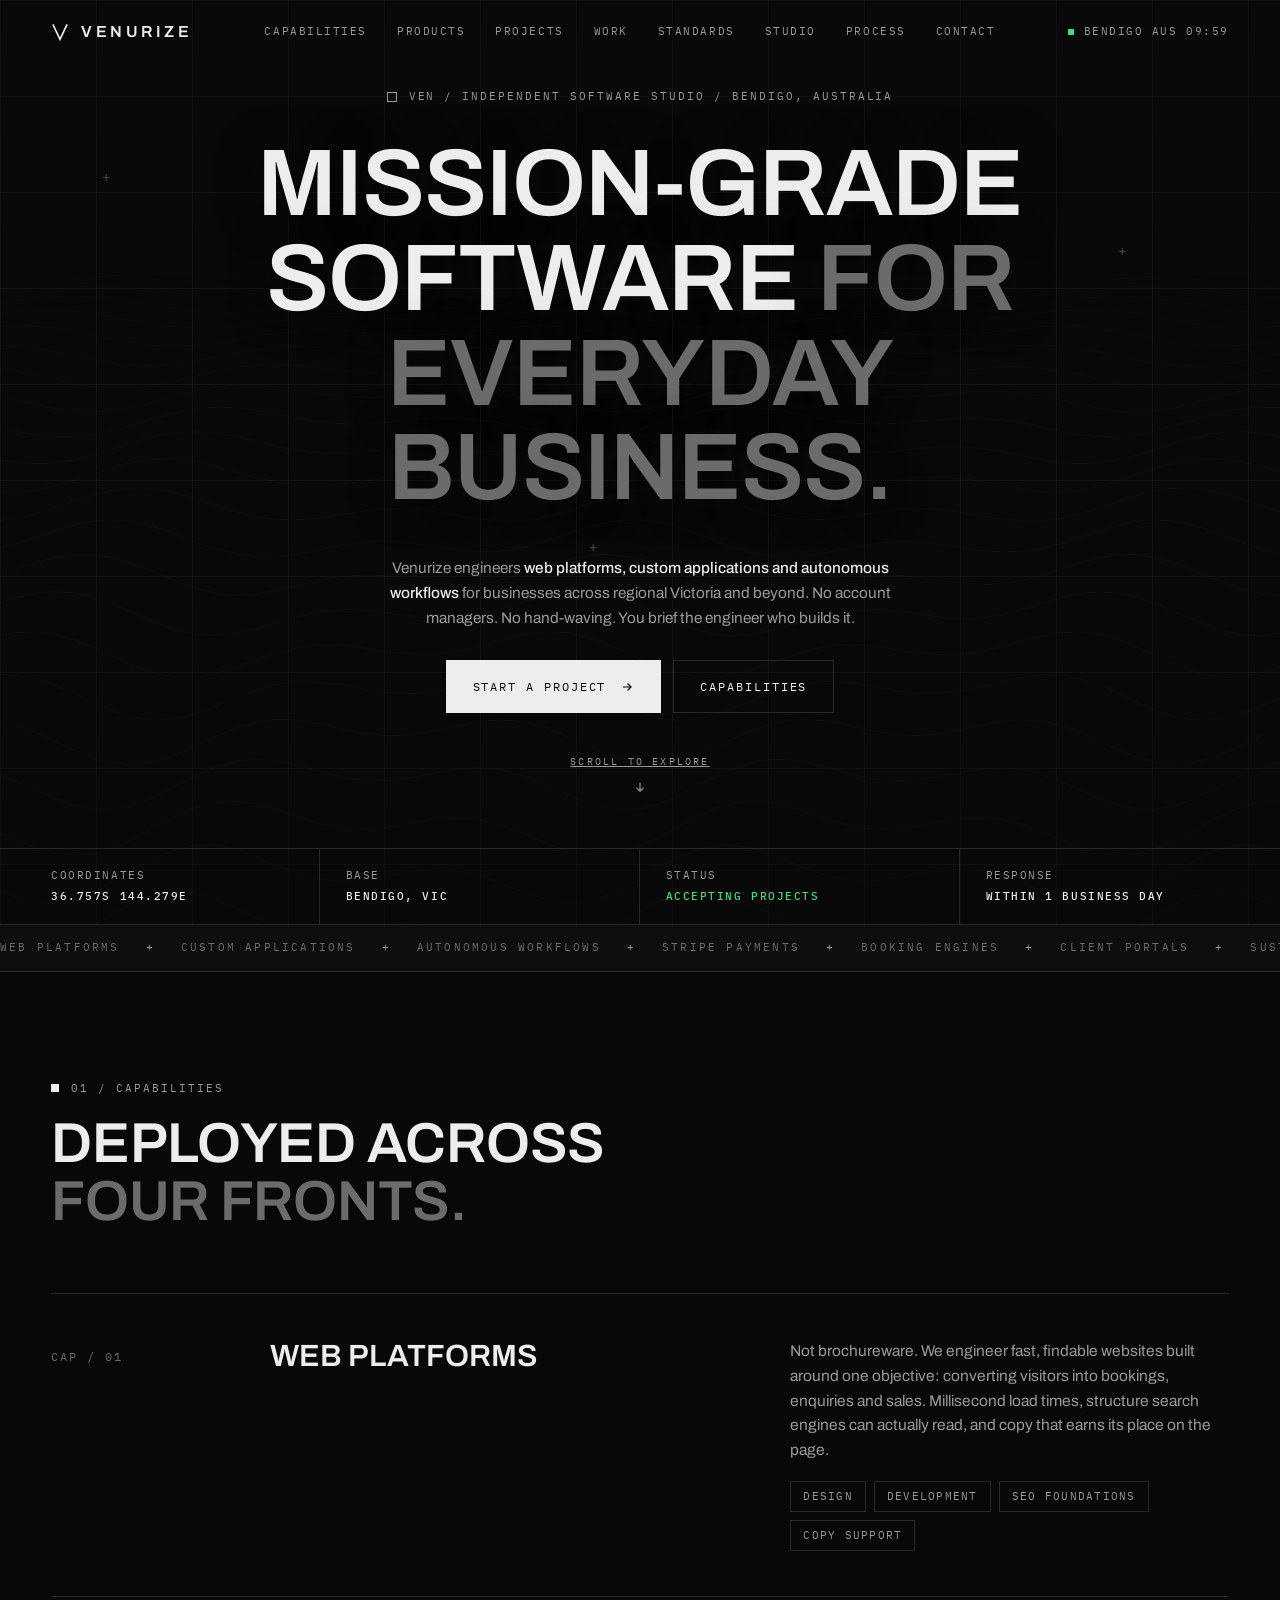
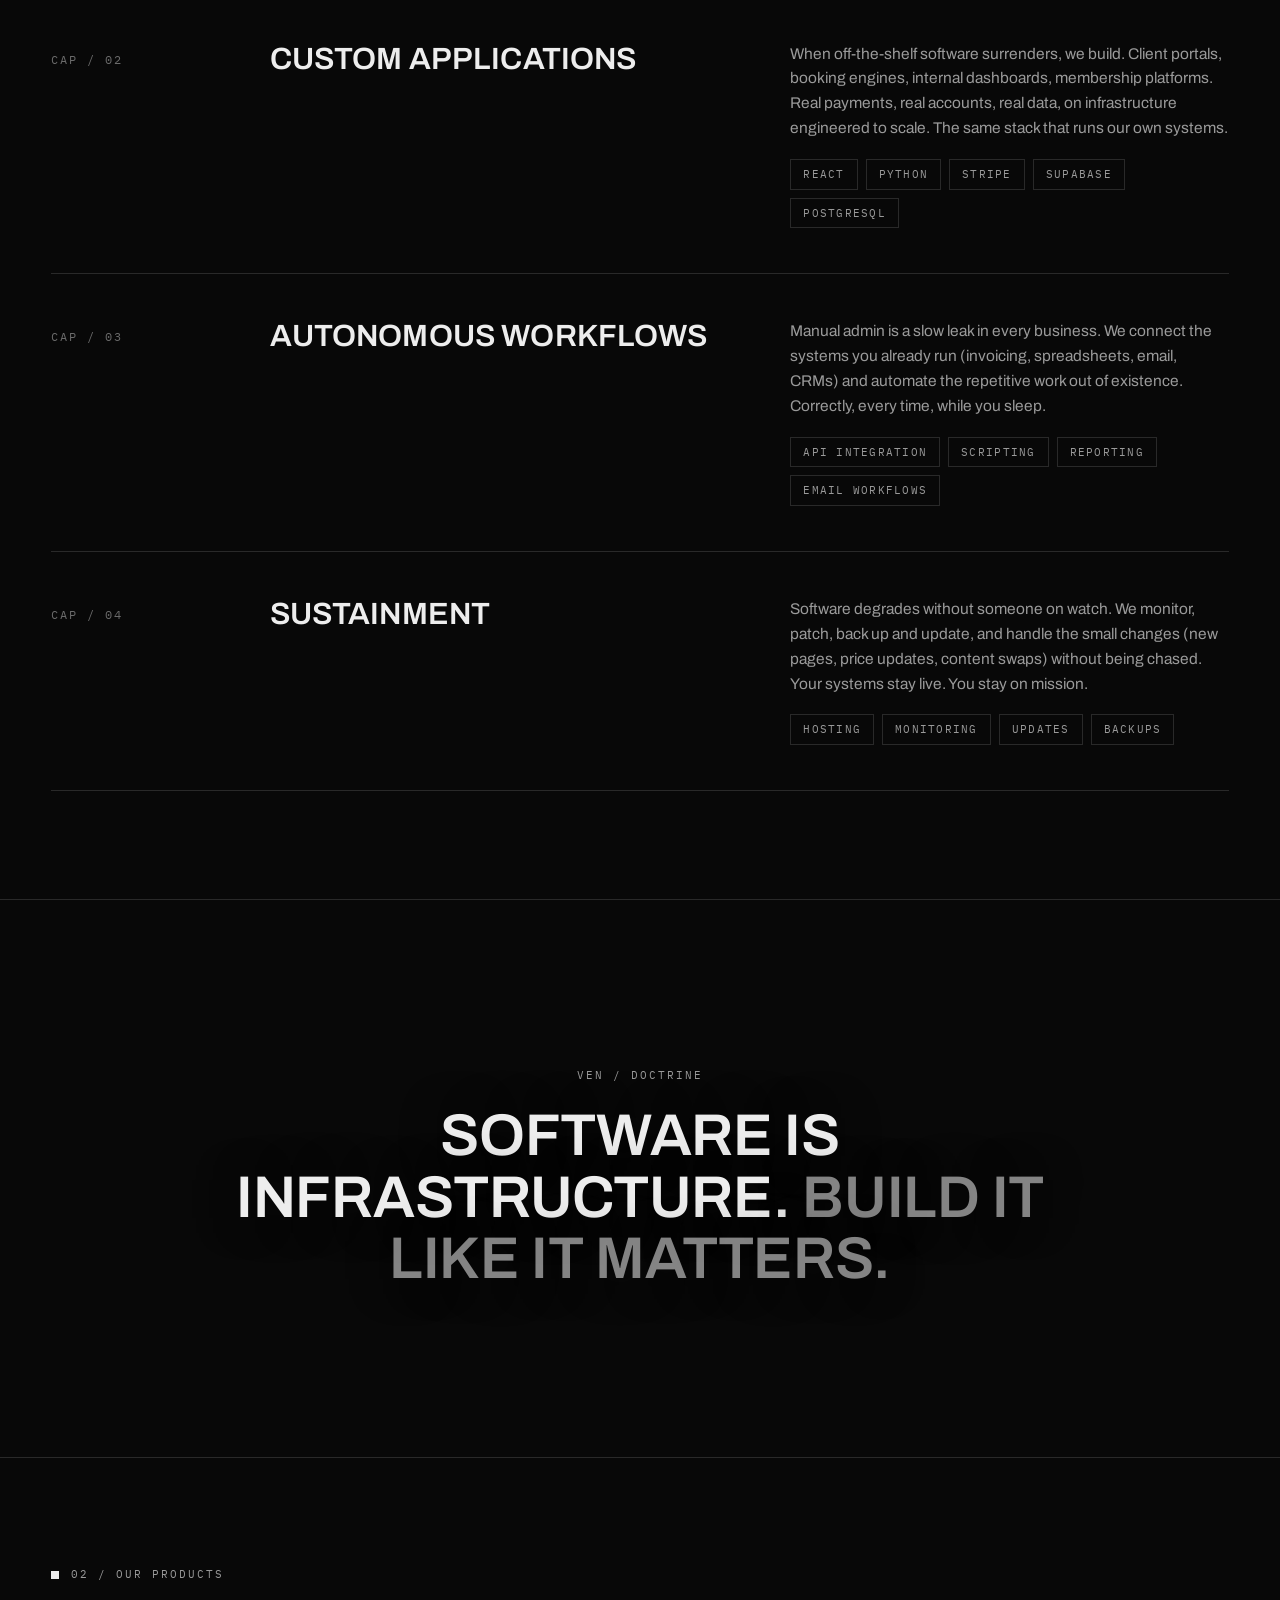
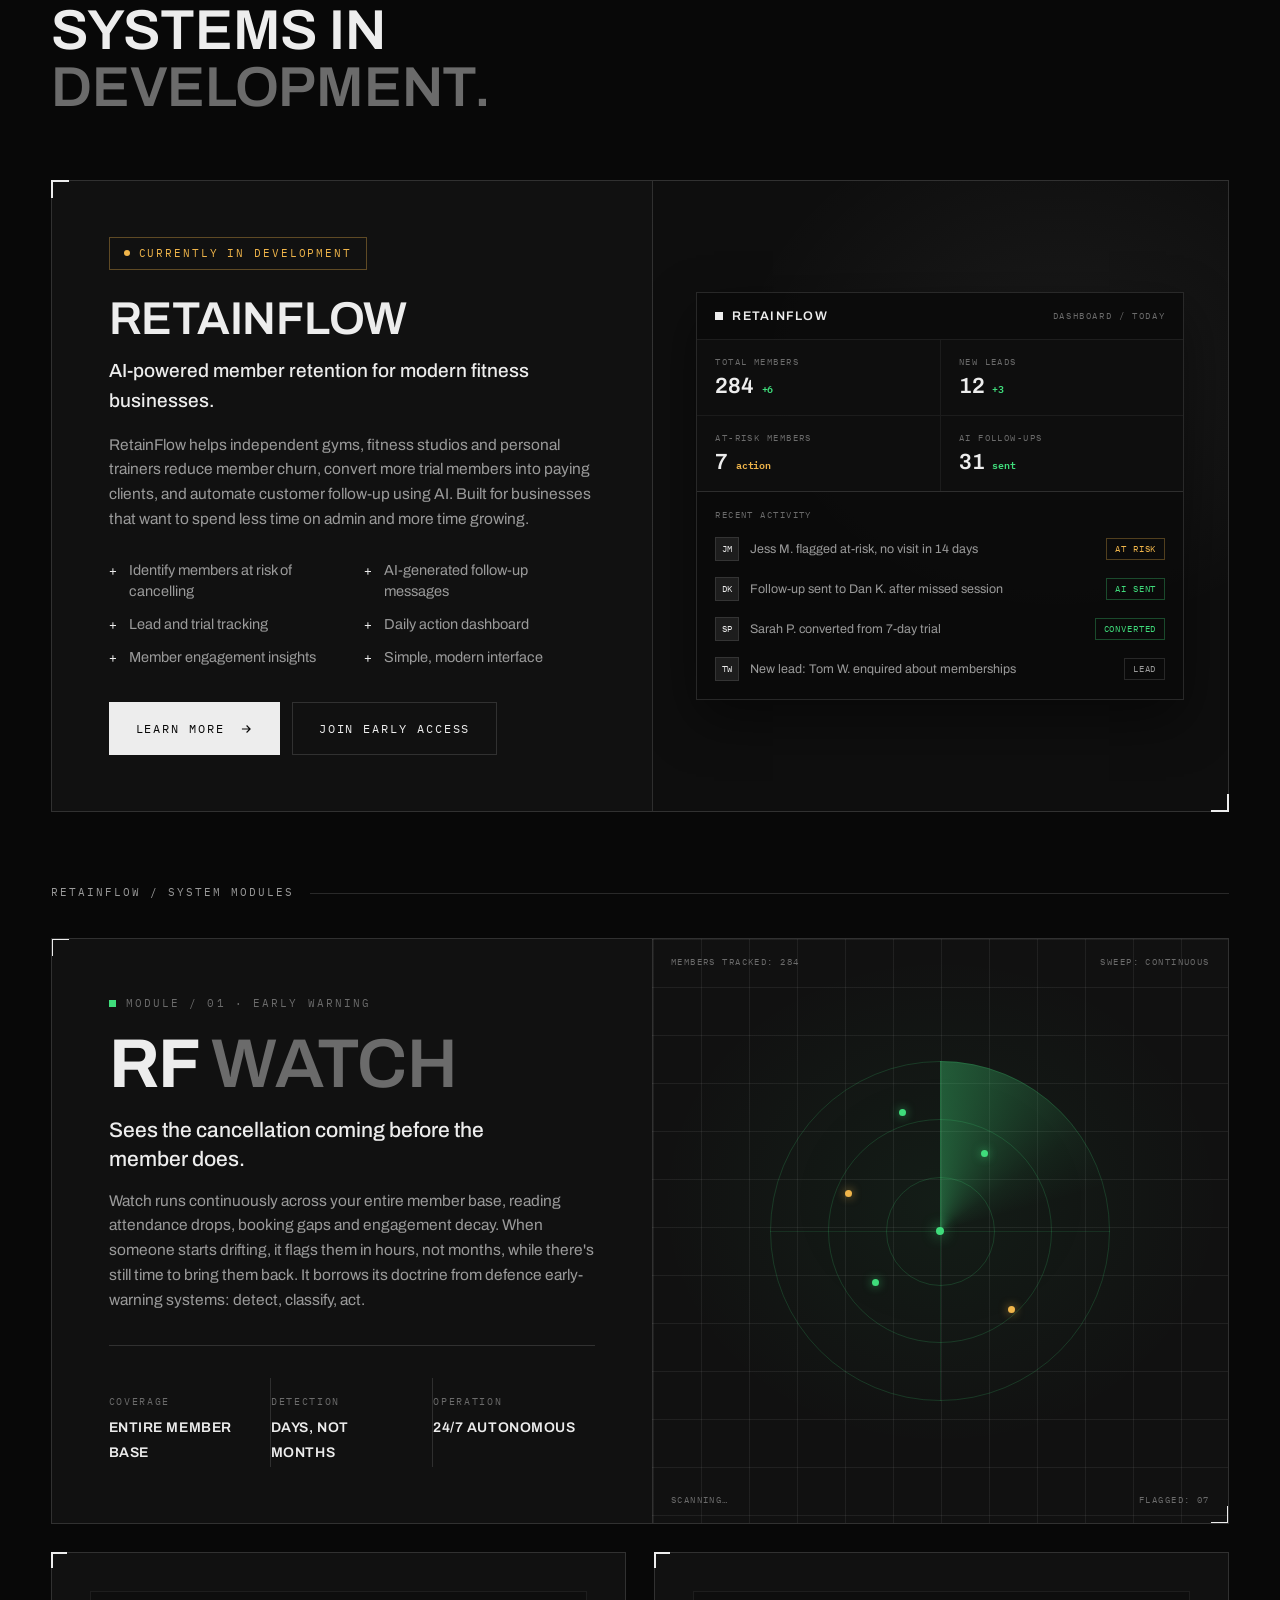
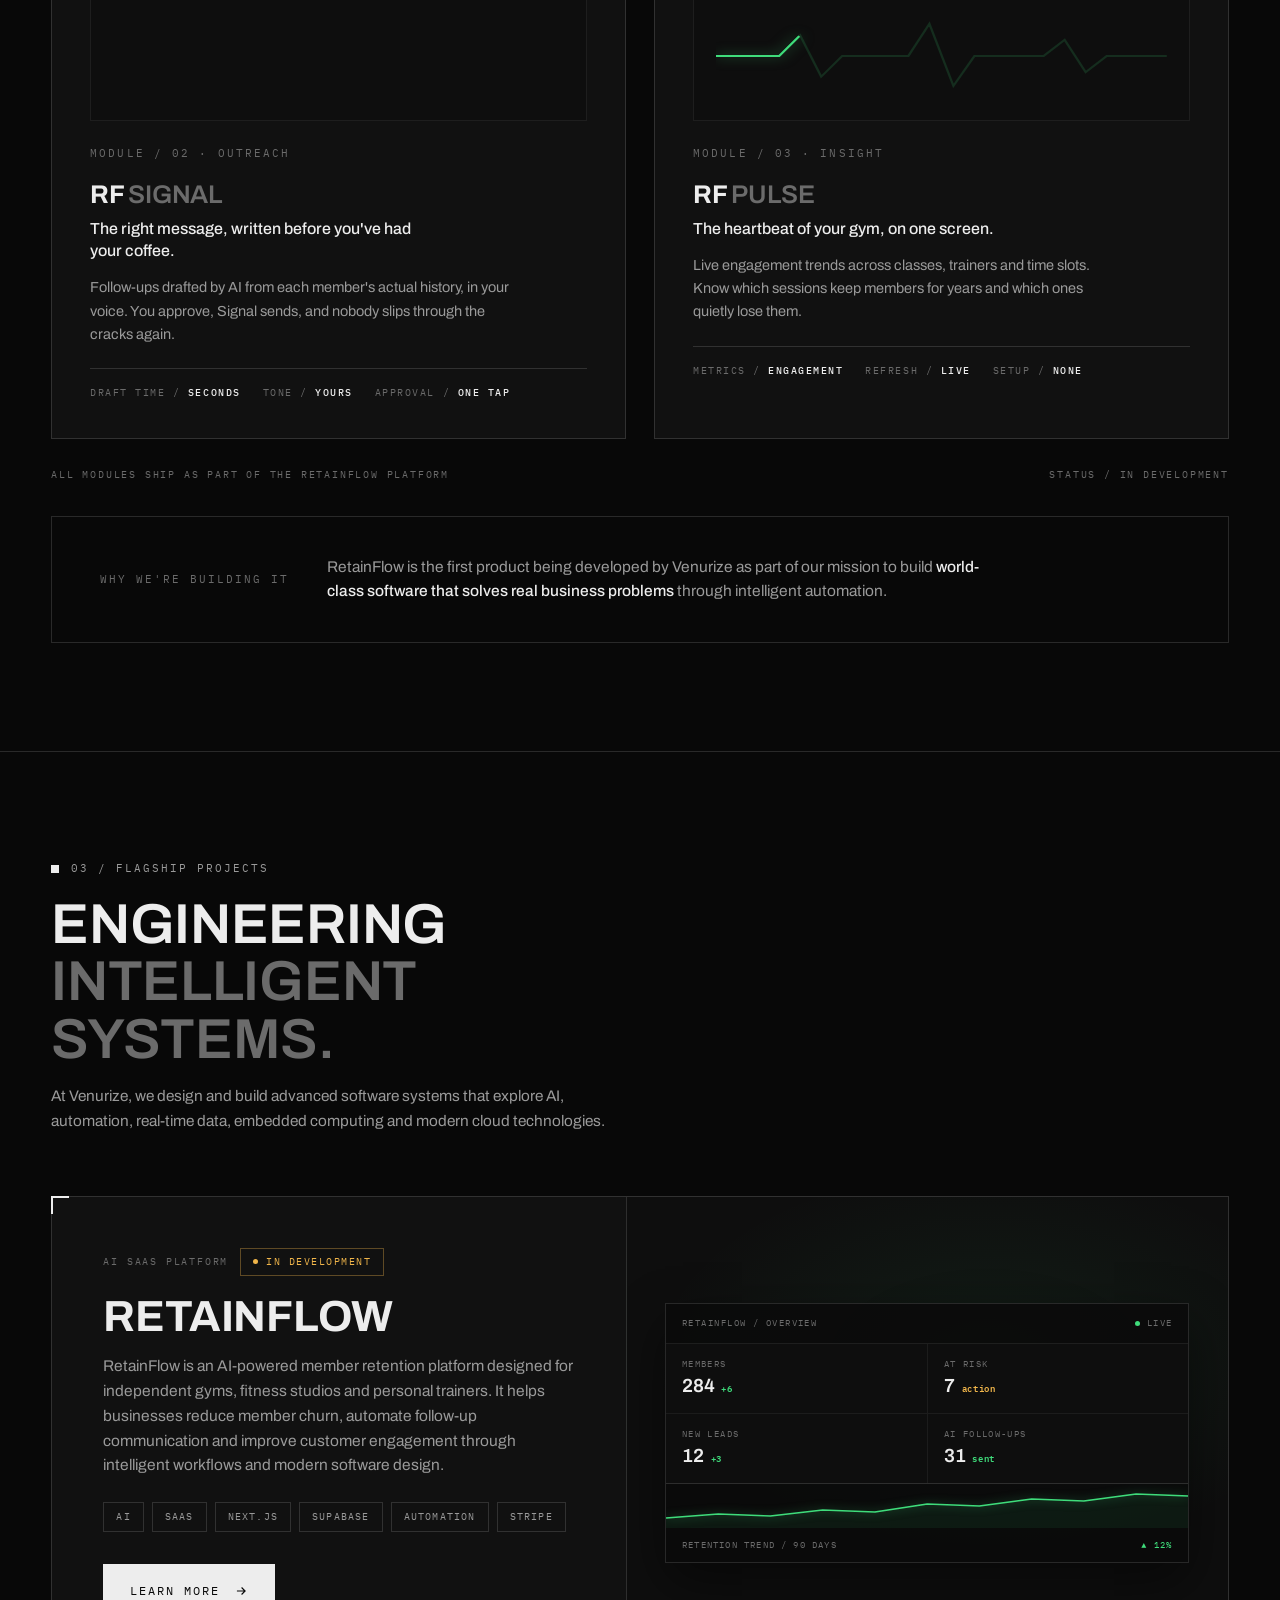
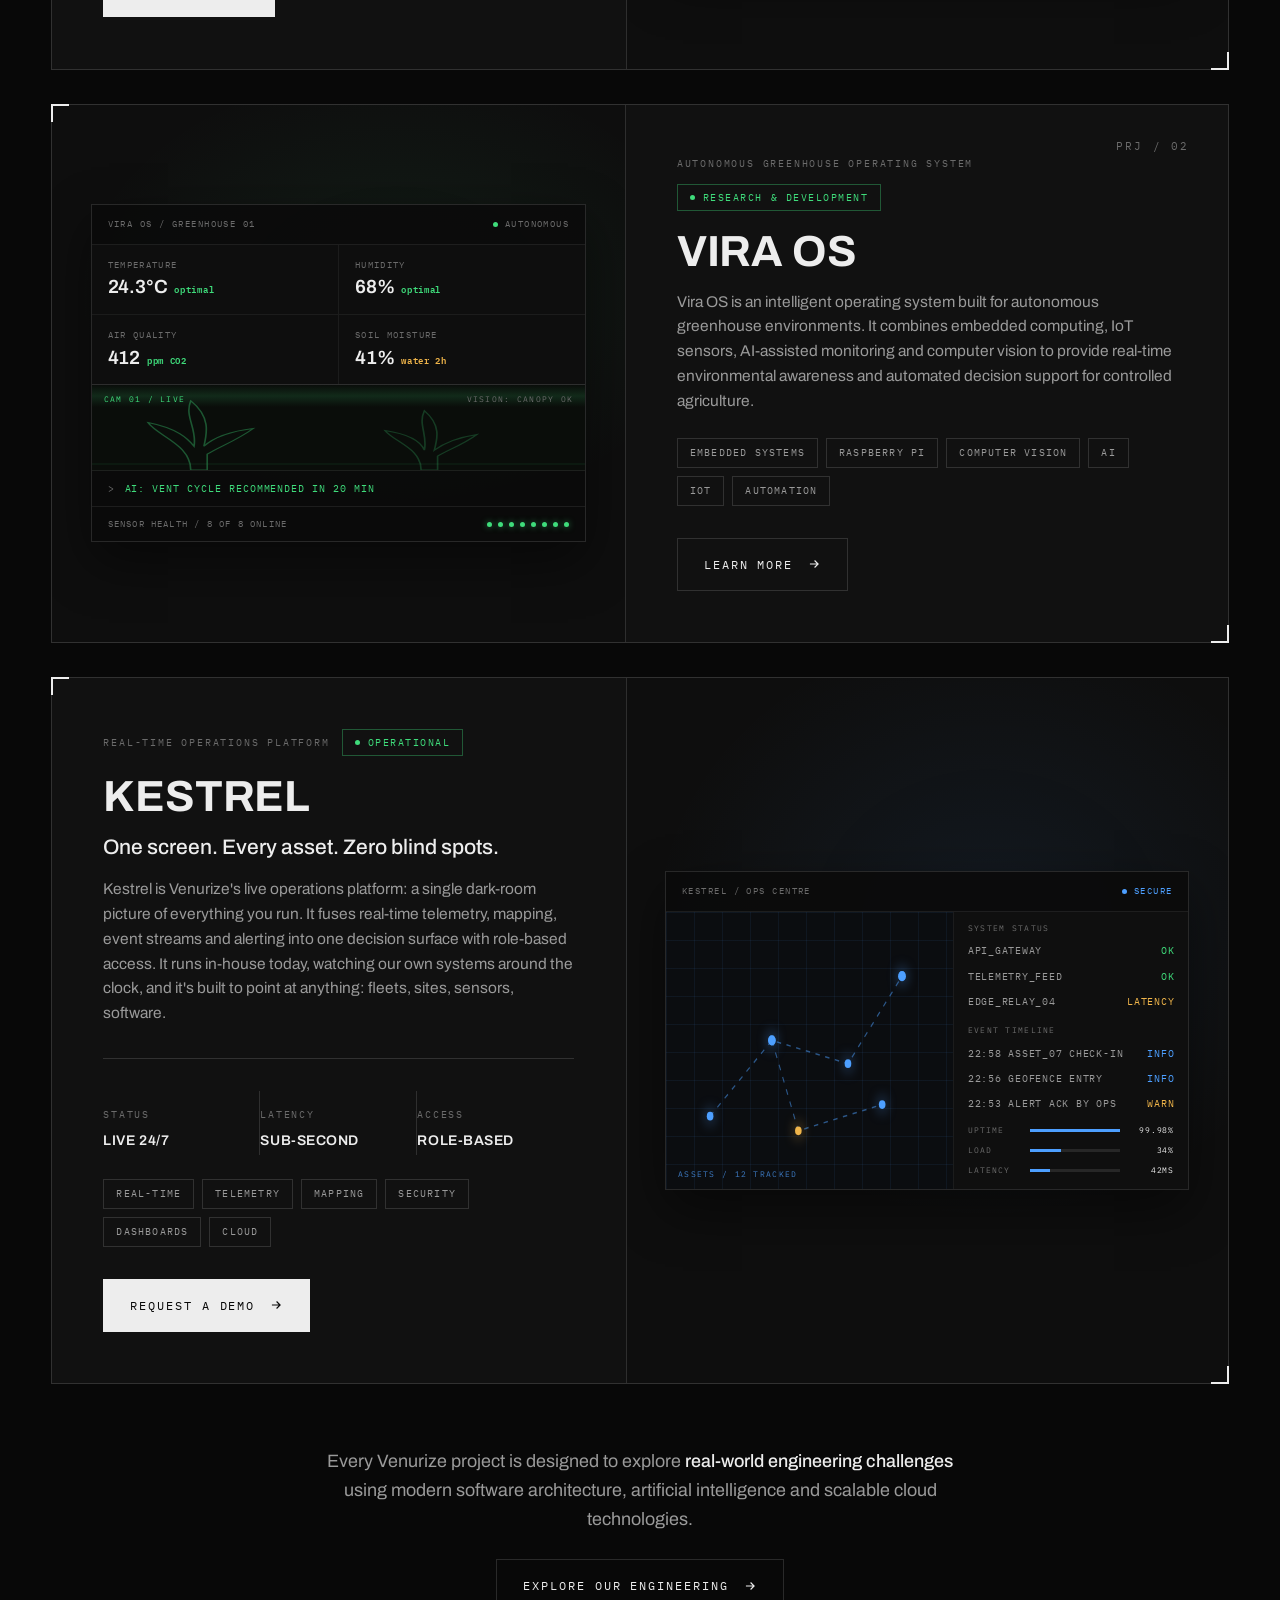
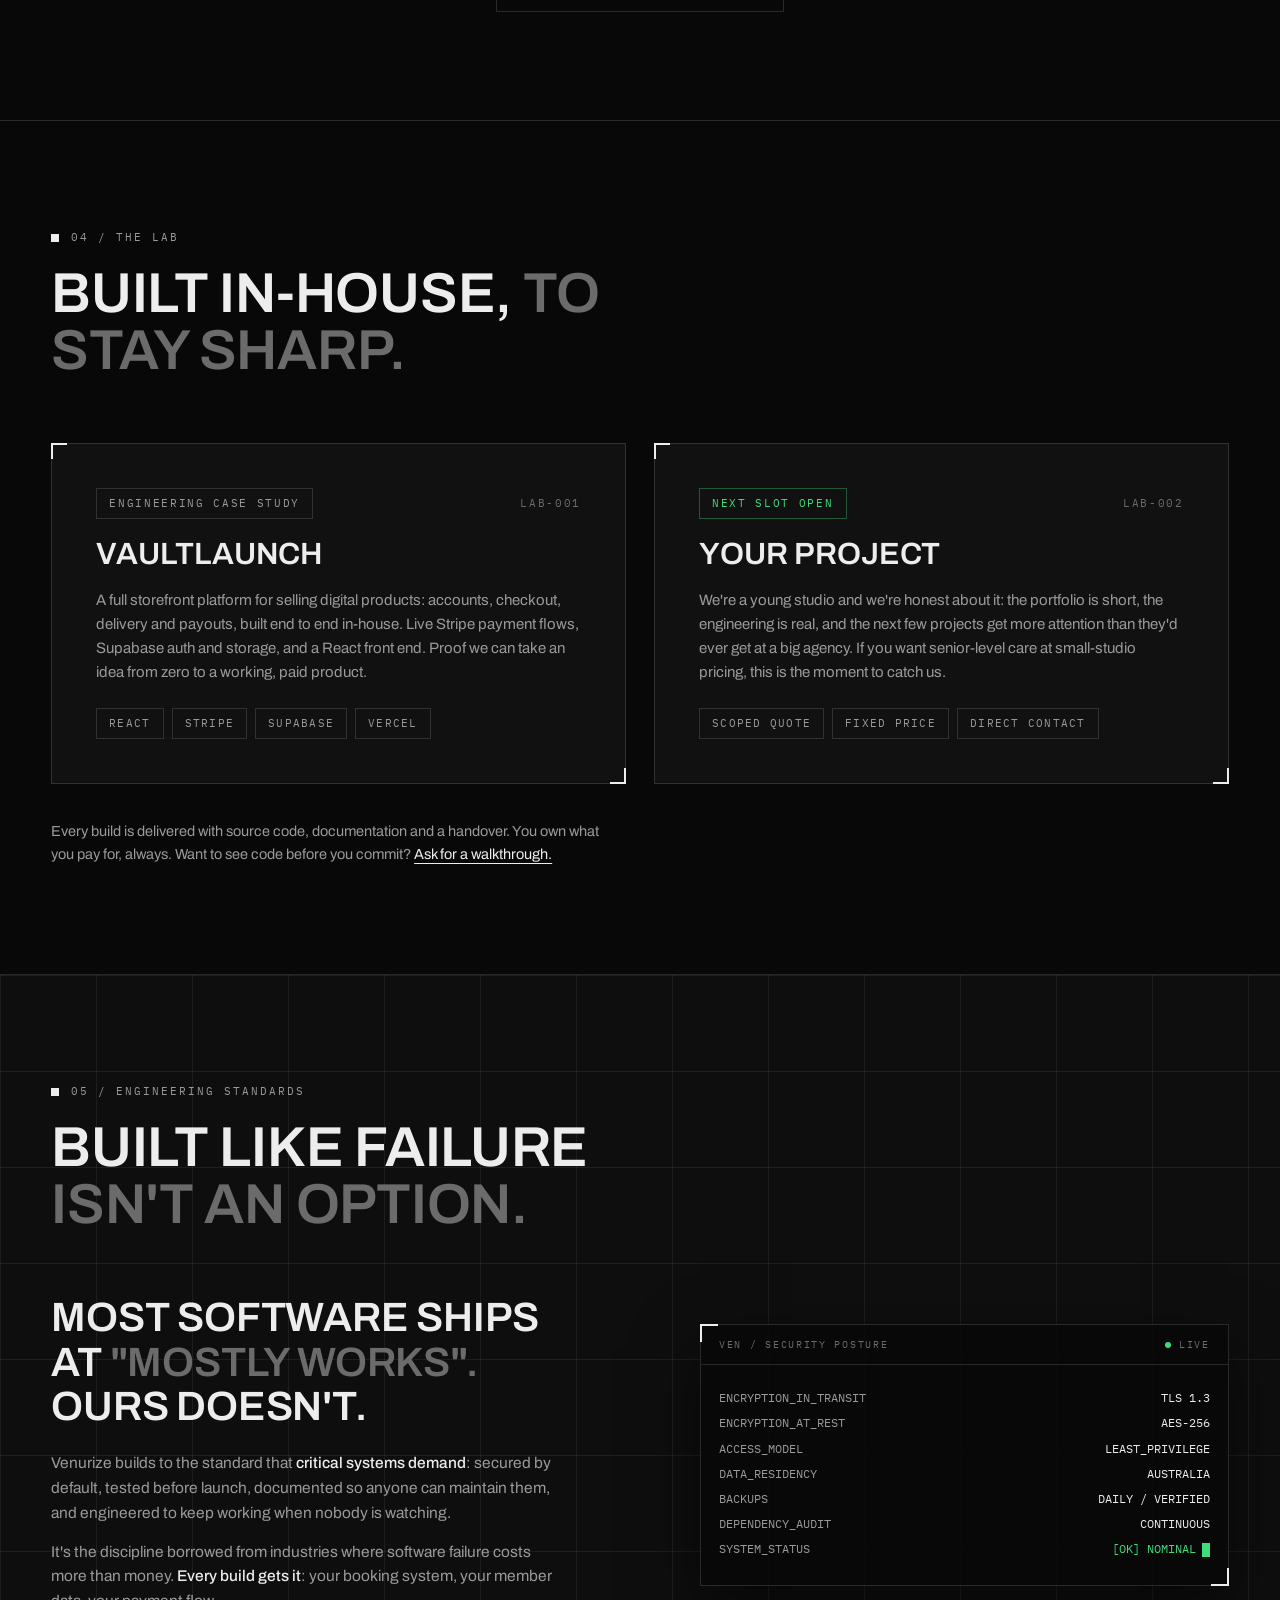
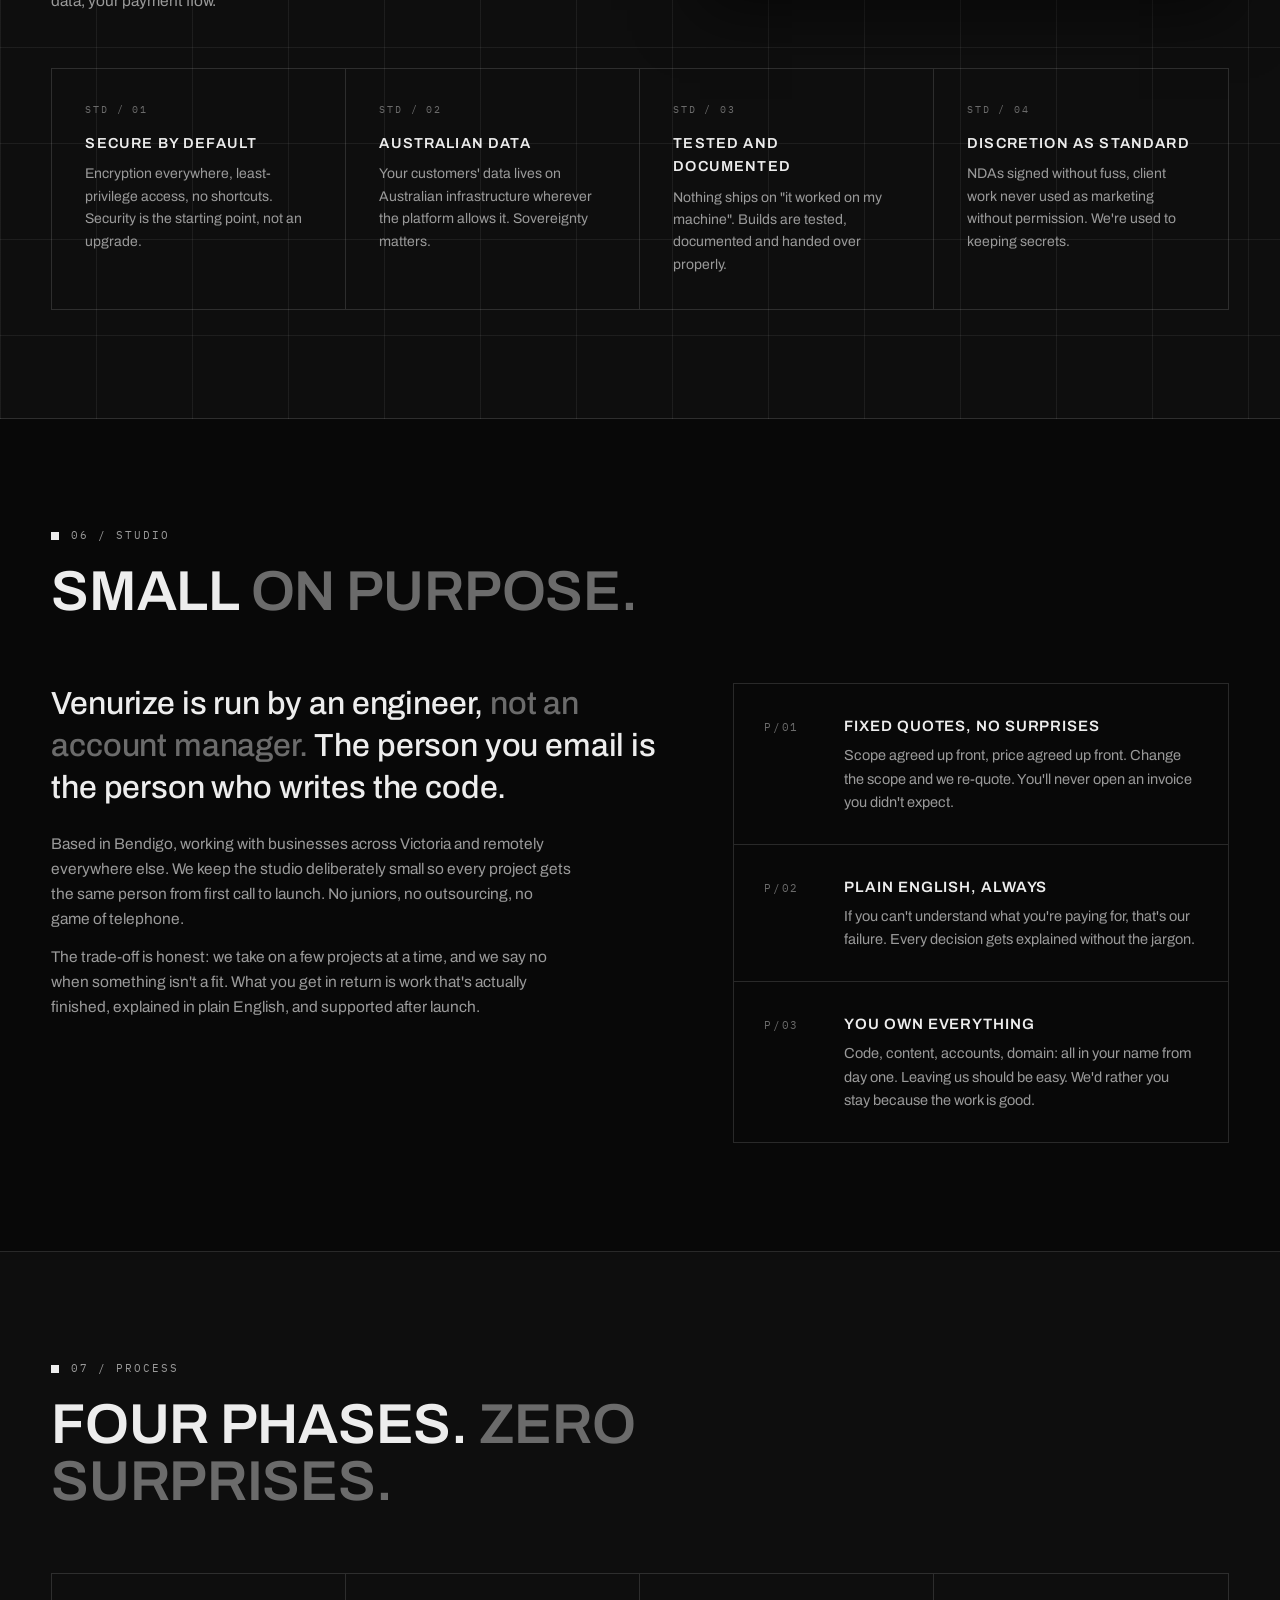
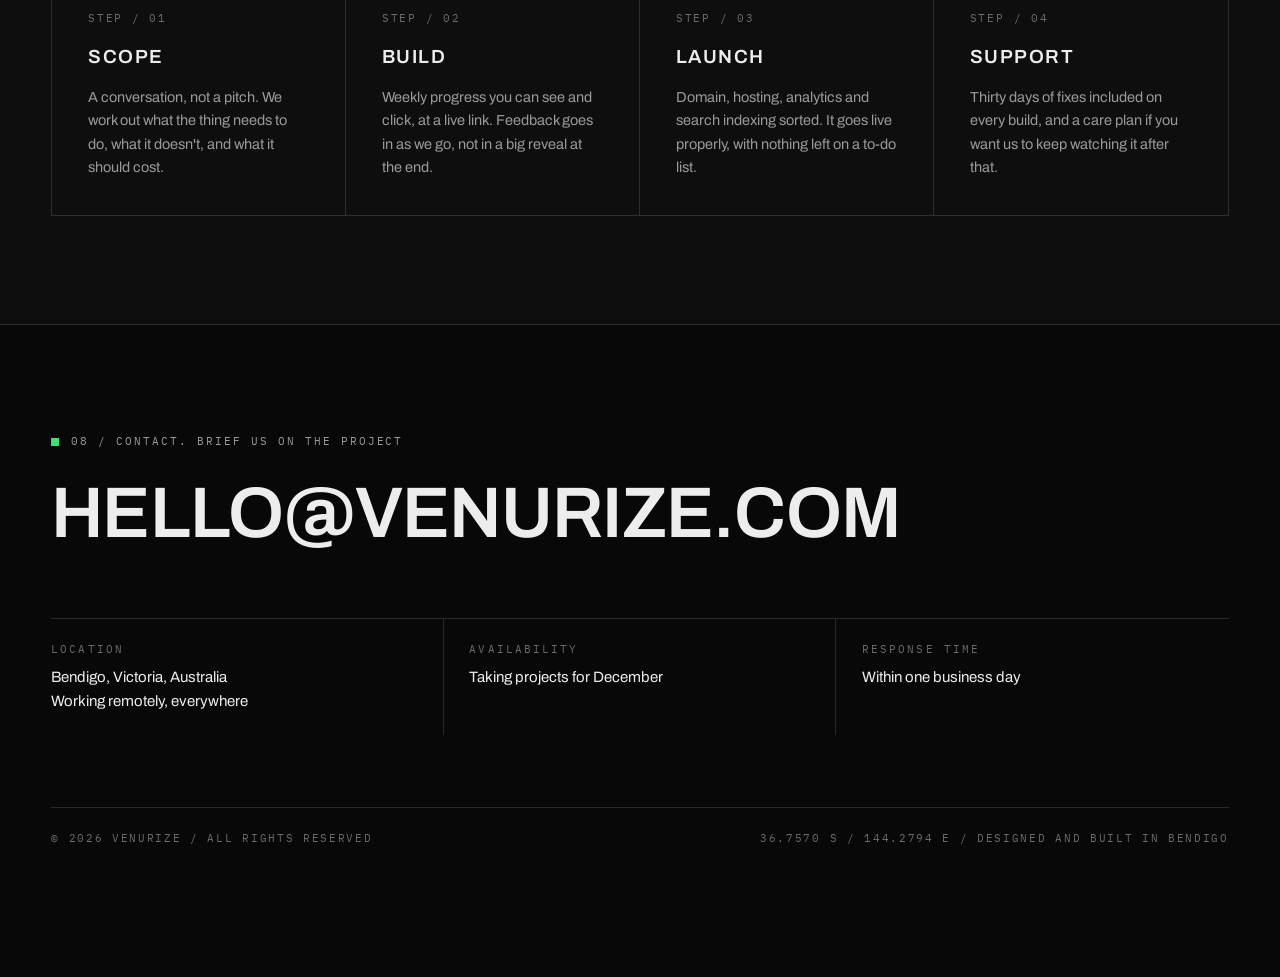
<file: index.html>
<!DOCTYPE html>
<html lang="en-AU">
<head>
<meta charset="UTF-8">
<meta name="viewport" content="width=device-width, initial-scale=1.0">
<meta name="theme-color" content="#080808">
<title>Venurize | Software Studio, Bendigo</title>
<meta name="description" content="Venurize is an independent software studio in Bendigo, Victoria. Websites, custom web applications and automation for businesses that need things to actually work.">
<link rel="icon" href="data:image/svg+xml,%3Csvg xmlns='http://www.w3.org/2000/svg' viewBox='0 0 32 32'%3E%3Crect width='32' height='32' fill='%23080808'/%3E%3Cpath d='M7 7 L16 26 L25 7' stroke='%23EDEDED' stroke-width='3' fill='none' stroke-linecap='square'/%3E%3C/svg%3E">
<link rel="preconnect" href="https://fonts.googleapis.com">
<link rel="preconnect" href="https://fonts.gstatic.com" crossorigin>
<link href="https://fonts.googleapis.com/css2?family=Archivo:wght@400;500;600;700&family=IBM+Plex+Mono:wght@400;500&display=swap" rel="stylesheet">
<style>
  :root{
    --bg:#080808;
    --bg-2:#0E0E0E;
    --panel:#111111;
    --text:#EDEDED;
    --text-dim:#9A9A9A;
    --text-faint:#6B6B6B;
    --line:rgba(237,237,237,.14);
    --line-soft:rgba(237,237,237,.07);
    --live:#3FDC7B;
    --ease:cubic-bezier(.22,1,.36,1);
  }
  *{margin:0;padding:0;box-sizing:border-box;border-radius:0}
  html{scroll-behavior:smooth;-webkit-text-size-adjust:100%}
  body{
    background:var(--bg);
    color:var(--text);
    font-family:'Archivo',sans-serif;
    font-size:16px;
    line-height:1.6;
    -webkit-font-smoothing:antialiased;
    overflow-x:hidden;
  }
  ::selection{background:var(--text);color:var(--bg)}

  .mono{
    font-family:'IBM Plex Mono',monospace;
    font-size:11px;letter-spacing:.18em;text-transform:uppercase;font-weight:400;
  }
  .wrap{max-width:1360px;margin:0 auto;padding:0 clamp(20px,4vw,56px)}

  /* ---------------- nav ---------------- */
  nav{
    position:fixed;top:0;left:0;right:0;z-index:100;
    border-bottom:1px solid transparent;
    transition:background .35s,border-color .35s;
  }
  nav.scrolled{
    background:rgba(8,8,8,.88);
    backdrop-filter:blur(12px);
    -webkit-backdrop-filter:blur(12px);
    border-bottom-color:var(--line);
  }
  .nav-inner{
    max-width:1360px;margin:0 auto;padding:0 clamp(20px,4vw,56px);
    height:64px;display:flex;align-items:center;justify-content:space-between;gap:24px;
  }
  .logo{
    display:flex;align-items:center;gap:12px;text-decoration:none;color:var(--text);
    font-weight:600;font-size:16px;letter-spacing:.22em;text-transform:uppercase;
  }
  .nav-links{display:flex;gap:2px;align-items:center}
  .nav-links a{
    font-family:'IBM Plex Mono',monospace;font-size:11px;letter-spacing:.14em;text-transform:uppercase;
    color:var(--text-dim);text-decoration:none;padding:8px 14px;
    transition:color .2s,background .2s;
  }
  .nav-links a:hover{color:var(--text);background:rgba(237,237,237,.06)}
  .nav-meta{
    font-family:'IBM Plex Mono',monospace;font-size:11px;letter-spacing:.14em;text-transform:uppercase;
    color:var(--text-dim);display:flex;align-items:center;gap:10px;white-space:nowrap;
  }
  .nav-meta .dot{width:6px;height:6px;background:var(--live);display:inline-block;animation:pulse 2.2s infinite}
  @keyframes pulse{0%,100%{opacity:1}50%{opacity:.2}}
  @media(max-width:900px){
    .nav-links a{display:none}
    .nav-links a.nav-contact{display:block;border:1px solid var(--line)}
  }
  @media(max-width:560px){
    .nav-meta{display:none}
    .hero-tag{font-size:9.5px;letter-spacing:.13em}
  }

  /* ---------------- hero ---------------- */
  header{
    min-height:100vh;
    min-height:100svh;position:relative;overflow:hidden;
    padding-top:88px;
    display:flex;flex-direction:column;justify-content:flex-end;
    border-bottom:1px solid var(--line);
    background-image:
      linear-gradient(var(--line-soft) 1px,transparent 1px),
      linear-gradient(90deg,var(--line-soft) 1px,transparent 1px);
    background-size:96px 96px;
  }
  header::after{
    content:"";position:absolute;inset:0;pointer-events:none;z-index:1;
    background:linear-gradient(to bottom,rgba(8,8,8,.5),rgba(8,8,8,.22) 45%,rgba(8,8,8,.72) 100%);
  }
  #terrain{position:absolute;inset:0;width:100%;height:100%;z-index:0;opacity:.6;pointer-events:none}
  .hero-vid{
    position:absolute;inset:0;width:100%;height:100%;
    object-fit:cover;z-index:0;pointer-events:none;
    transform:scale(1.16);transform-origin:center;
    filter:brightness(.85);
    opacity:0;transition:opacity 1.4s ease;
  }
  .hero-vid.on{opacity:1}
  .viz-vid{
    position:absolute;inset:0;width:100%;height:100%;
    object-fit:cover;transform:scale(1.16);filter:brightness(.5);
    opacity:0;transition:opacity 1.2s ease;pointer-events:none;
  }
  .viz-vid.on{opacity:.45}
  .fp-viz{overflow:hidden}
  .fp-viz .panel{position:relative;z-index:1}
  .sec-vid{
    position:absolute;inset:0;width:100%;height:100%;
    object-fit:cover;transform:scale(1.16);filter:brightness(.45);
    opacity:0;transition:opacity 1.2s ease;pointer-events:none;z-index:0;
  }
  .sec-vid.on{opacity:.45}
  #standards,#contact{overflow:hidden}
  #standards .wrap,#contact .wrap{position:relative;z-index:1}
  .prod-right{overflow:hidden}
  .prod-right .mock{position:relative;z-index:1}
  .prod-right .viz-vid.on{opacity:.35}

  /* full-bleed video band */
  .reel{
    position:relative;overflow:hidden;
    min-height:62vh;
    display:flex;align-items:center;justify-content:center;
    border-bottom:1px solid var(--line);
  }
  .reel>video{
    position:absolute;inset:0;width:100%;height:100%;
    object-fit:cover;transform:scale(1.16);filter:brightness(.85);
    opacity:0;transition:opacity 1.2s ease;pointer-events:none;
  }
  .reel>video.on{opacity:1}
  .reel::after{content:"";position:absolute;inset:0;background:rgba(8,8,8,.38);pointer-events:none}
  .reel-content{
    position:relative;z-index:2;text-align:center;
    padding:clamp(70px,12vh,120px) 20px;max-width:900px;
  }
  .reel-content .mono{color:var(--text-dim);display:block;margin-bottom:20px}
  .reel-content h3{
    font-weight:600;text-transform:uppercase;
    font-size:clamp(1.8rem,4.6vw,4rem);line-height:1.05;letter-spacing:-.005em;
    text-shadow:0 2px 40px rgba(8,8,8,.6);
  }
  .reel-content h3 .dim{color:rgba(237,237,237,.55)}
  .s-val b,.t-v b{font-weight:inherit}
  .mock-act .act-row{animation:rowIn .5s var(--ease)}
  @keyframes rowIn{from{opacity:0;transform:translateY(-5px)}}
  .hero-inner{
    position:relative;z-index:2;padding-bottom:0;
    margin-top:auto;margin-bottom:auto;
    display:flex;flex-direction:column;align-items:center;text-align:center;
  }
  .hero-tag{
    display:flex;align-items:center;justify-content:center;gap:12px;color:var(--text-dim);
    margin-bottom:clamp(22px,3.5vh,40px);
  }
  .hero-tag::before{content:"";width:8px;height:8px;border:1px solid var(--text-dim)}
  h1{
    font-weight:600;text-transform:uppercase;
    font-size:clamp(2.6rem,7.4vw,7rem);
    line-height:1.0;letter-spacing:-.01em;
    max-width:16ch;margin:0 auto;
    text-shadow:0 2px 40px rgba(8,8,8,.6);
  }
  h1 .dim{color:var(--text-faint)}
  .hero-foot{
    display:flex;flex-direction:column;align-items:center;gap:30px;
    margin-top:clamp(26px,4.5vh,52px);
  }
  .hero-sub{max-width:58ch;color:var(--text-dim);font-size:clamp(15px,1.2vw,17px)}
  .scroll-cue{
    margin-top:clamp(26px,4.5vh,48px);
    display:inline-flex;flex-direction:column;align-items:center;gap:10px;
    color:var(--text-dim);
    font-family:'IBM Plex Mono',monospace;font-size:10px;letter-spacing:.22em;text-transform:uppercase;
  }
  .scroll-cue svg{animation:bob 2.2s ease-in-out infinite}
  @keyframes bob{0%,100%{transform:translateY(0)}50%{transform:translateY(7px)}}
  .hero-sub strong{color:var(--text);font-weight:500}
  .hero-ctas{display:flex;gap:12px;flex-wrap:wrap}

  .btn{
    display:inline-flex;align-items:center;gap:14px;text-decoration:none;cursor:pointer;
    font-family:'IBM Plex Mono',monospace;font-size:12px;letter-spacing:.16em;text-transform:uppercase;
    padding:16px 26px;border:1px solid var(--text);
    transition:background .25s,color .25s,border-color .25s;
  }
  .btn svg{transition:transform .3s var(--ease)}
  .btn:hover svg{transform:translateX(4px)}
  .btn-solid{background:var(--text);color:var(--bg)}
  .btn-solid:hover{background:transparent;color:var(--text)}
  .btn-ghost{background:transparent;color:var(--text);border-color:var(--line)}
  .btn-ghost:hover{border-color:var(--text)}
  .btn:focus-visible,a:focus-visible,button:focus-visible{outline:2px solid var(--text);outline-offset:3px}

  .hero-data{
    position:relative;z-index:2;
    margin-top:clamp(36px,6vh,72px);
    border-top:1px solid var(--line);
    display:grid;grid-template-columns:repeat(4,1fr);
  }
  .hero-data .cell{
    padding:18px clamp(16px,2vw,28px);
    border-right:1px solid var(--line);
    color:var(--text-dim);
    font-family:'IBM Plex Mono',monospace;font-size:11px;letter-spacing:.14em;text-transform:uppercase;
    display:flex;flex-direction:column;gap:4px;
  }
  .hero-data .cell:first-child{padding-left:clamp(20px,4vw,56px)}
  .hero-data .cell:last-child{border-right:none}
  .hero-data .cell b{color:var(--text);font-weight:500}
  .hero-data .cell .live{color:var(--live)}
  @media(max-width:820px){
    .hero-data{grid-template-columns:1fr 1fr}
    .hero-data .cell{border-bottom:1px solid var(--line)}
    .hero-data .cell:nth-child(3){padding-left:clamp(20px,4vw,56px);border-right:1px solid var(--line)}
    .hero-data .cell:nth-child(2n){border-right:none}
  }

  .crosshair{
    position:absolute;color:var(--text-faint);
    font-family:'IBM Plex Mono',monospace;font-size:14px;
    pointer-events:none;z-index:1;user-select:none;
  }

  /* ---------------- ticker ---------------- */
  .ticker{
    border-bottom:1px solid var(--line);
    overflow:hidden;padding:14px 0;display:flex;background:var(--bg-2);
  }
  .ticker-track{display:flex;flex-shrink:0;animation:ticker 40s linear infinite}
  @keyframes ticker{to{transform:translateX(-50%)}}
  .ticker-track span{
    display:inline-flex;align-items:center;gap:26px;padding-right:26px;
    color:var(--text-faint);
    font-family:'IBM Plex Mono',monospace;font-size:11px;letter-spacing:.2em;text-transform:uppercase;white-space:nowrap;
  }
  .ticker-track span::after{content:"+";color:var(--text-dim)}

  /* ---------------- sections ---------------- */
  section{border-bottom:1px solid var(--line);position:relative}
  .sec-pad{padding:clamp(72px,12vh,140px) 0}
  .sec-head{margin-bottom:clamp(40px,7vh,80px)}
  .sec-label{
    display:flex;align-items:center;gap:12px;color:var(--text-dim);margin-bottom:18px;
  }
  .sec-label::before{content:"";width:8px;height:8px;background:var(--text)}
  h2{
    font-weight:600;text-transform:uppercase;
    font-size:clamp(1.9rem,4.4vw,3.8rem);
    line-height:1.02;letter-spacing:-.005em;max-width:20ch;
  }
  h2 .dim{color:var(--text-faint)}

  /* ---------------- capabilities ---------------- */
  .cap{border-top:1px solid var(--line)}
  .cap:last-of-type{border-bottom:1px solid var(--line)}
  .cap-inner{
    display:grid;grid-template-columns:minmax(90px,180px) 1.1fr 1fr;
    gap:clamp(20px,3vw,56px);
    padding:clamp(30px,5vh,52px) 0;
    transition:background .3s;
  }
  .cap:hover .cap-inner{background:rgba(237,237,237,.02)}
  .cap-num{
    font-family:'IBM Plex Mono',monospace;font-size:12px;letter-spacing:.16em;color:var(--text-faint);
    padding-top:8px;
  }
  .cap h3{
    font-weight:600;text-transform:uppercase;
    font-size:clamp(1.3rem,2.4vw,2rem);line-height:1.1;letter-spacing:.005em;
  }
  .cap-right p{color:var(--text-dim);font-size:15.5px;margin-bottom:18px}
  .cap-tags{display:flex;flex-wrap:wrap;gap:8px}
  .cap-tags span{
    font-family:'IBM Plex Mono',monospace;font-size:10.5px;letter-spacing:.12em;text-transform:uppercase;
    padding:6px 12px;border:1px solid var(--line);color:var(--text-dim);
  }
  @media(max-width:820px){
    .cap-inner{grid-template-columns:1fr;gap:14px;padding-left:0}
    .cap-num{padding-top:0}
  }

  /* ---------------- work ---------------- */
  .work-grid{display:grid;grid-template-columns:1fr 1fr;gap:clamp(18px,2.4vw,28px)}
  @media(max-width:860px){.work-grid{grid-template-columns:1fr}}
  .card{
    position:relative;border:1px solid var(--line);
    background:var(--panel);
    padding:clamp(26px,3.6vw,44px);
    display:flex;flex-direction:column;gap:18px;
    transition:border-color .3s;
  }
  .card:hover{border-color:rgba(237,237,237,.4)}
  .card::before,.card::after{
    content:"";position:absolute;width:14px;height:14px;pointer-events:none;
    transition:border-color .3s;
  }
  .card::before{top:-1px;left:-1px;border-top:2px solid var(--text);border-left:2px solid var(--text)}
  .card::after{bottom:-1px;right:-1px;border-bottom:2px solid var(--text);border-right:2px solid var(--text)}
  .card-top{display:flex;justify-content:space-between;align-items:center;gap:14px;flex-wrap:wrap}
  .card-status{
    font-family:'IBM Plex Mono',monospace;font-size:10.5px;letter-spacing:.16em;text-transform:uppercase;
    color:var(--text-dim);border:1px solid var(--line);padding:6px 12px;
  }
  .card-status.live{color:var(--live);border-color:rgba(63,220,123,.35)}
  .card-id{font-family:'IBM Plex Mono',monospace;font-size:10.5px;letter-spacing:.16em;color:var(--text-faint)}
  .card h3{
    font-weight:600;text-transform:uppercase;
    font-size:clamp(1.5rem,2.4vw,2.1rem);line-height:1.08;
  }
  .card p{color:var(--text-dim);font-size:15px;max-width:56ch}
  .card-tags{display:flex;flex-wrap:wrap;gap:8px;margin-top:auto;padding-top:6px}
  .card-tags span{
    font-family:'IBM Plex Mono',monospace;font-size:10.5px;letter-spacing:.12em;text-transform:uppercase;
    padding:6px 12px;border:1px solid var(--line);color:var(--text-dim);
  }
  .work-note{margin-top:clamp(22px,4vh,36px);color:var(--text-dim);font-size:14.5px;max-width:70ch}
  .work-note a{color:var(--text);text-decoration:underline;text-underline-offset:4px}

  /* ---------------- products ---------------- */
  :root{--warn:#F0B54A}
  .prod-card{
    border:1px solid var(--line);
    background:var(--panel);
    display:grid;grid-template-columns:1.02fr .98fr;
    position:relative;
    transition:border-color .35s,box-shadow .35s;
  }
  .prod-card:hover{border-color:rgba(237,237,237,.32);box-shadow:0 30px 80px rgba(0,0,0,.55)}
  .prod-card::before,.fp-card::before{
    content:"";position:absolute;top:-1px;left:-1px;width:16px;height:16px;
    border-top:2px solid var(--text);border-left:2px solid var(--text);
    pointer-events:none;z-index:3;
  }
  .prod-card::after,.fp-card::after{
    content:"";position:absolute;bottom:-1px;right:-1px;width:16px;height:16px;
    border-bottom:2px solid var(--text);border-right:2px solid var(--text);
    pointer-events:none;z-index:3;
  }
  @media(max-width:960px){.prod-card{grid-template-columns:1fr}}
  .prod-left{
    padding:clamp(30px,4.4vw,60px);
    display:flex;flex-direction:column;align-items:flex-start;
  }
  .prod-badge{
    font-family:'IBM Plex Mono',monospace;font-size:10.5px;letter-spacing:.18em;text-transform:uppercase;
    color:var(--warn);border:1px solid rgba(240,181,74,.35);
    padding:7px 14px;
    display:inline-flex;align-items:center;gap:9px;
    margin-bottom:26px;
  }
  .prod-badge::before{content:"";width:6px;height:6px;border-radius:50%;background:var(--warn);animation:pulse 2.2s infinite}
  .prod-left h3{
    font-weight:600;text-transform:uppercase;letter-spacing:-.005em;
    font-size:clamp(2rem,3.6vw,3.2rem);line-height:1;
  }
  .prod-tagline{
    color:var(--text);font-weight:500;
    font-size:clamp(16px,1.5vw,19px);
    margin-top:14px;max-width:40ch;
  }
  .prod-desc{color:var(--text-dim);font-size:15.5px;margin-top:16px;max-width:56ch}
  .prod-feats{
    list-style:none;
    display:grid;grid-template-columns:1fr 1fr;gap:12px 24px;
    margin:28px 0 0;width:100%;
  }
  @media(max-width:560px){.prod-feats{grid-template-columns:1fr}}
  .prod-feats li{
    display:flex;gap:12px;align-items:baseline;
    color:var(--text-dim);font-size:14.5px;line-height:1.45;
  }
  .prod-feats li::before{
    content:"+";font-family:'IBM Plex Mono',monospace;font-size:13px;color:var(--text);
  }
  .prod-ctas{display:flex;gap:12px;flex-wrap:wrap;margin-top:34px}

  .prod-right{
    position:relative;
    border-left:1px solid var(--line);
    background:
      radial-gradient(ellipse 80% 60% at 70% 30%,rgba(237,237,237,.05),transparent 70%),
      var(--bg-2);
    padding:clamp(26px,3.4vw,52px);
    display:flex;align-items:center;
  }
  @media(max-width:960px){.prod-right{border-left:none;border-top:1px solid var(--line)}}
  .mock{
    width:100%;
    background:rgba(10,10,10,.9);
    border:1px solid rgba(255,255,255,.12);
    box-shadow:0 20px 50px rgba(0,0,0,.45);
    overflow:hidden;
    transition:transform .5s var(--ease),box-shadow .5s;
  }
  .prod-card:hover .mock{transform:translateY(-5px);box-shadow:0 34px 80px rgba(0,0,0,.6)}
  .mock-head{
    display:flex;justify-content:space-between;align-items:center;
    padding:13px 18px;border-bottom:1px solid rgba(255,255,255,.08);
  }
  .mock-brand{display:flex;align-items:center;gap:9px;font-weight:600;font-size:12.5px;letter-spacing:.1em;text-transform:uppercase}
  .mock-brand i{width:8px;height:8px;background:var(--text);display:inline-block}
  .mock-head .mono{font-size:9px;color:var(--text-faint)}
  .mock-stats{
    display:grid;grid-template-columns:1fr 1fr;
    gap:1px;background:rgba(255,255,255,.07);
    border-bottom:1px solid rgba(255,255,255,.08);
  }
  .stat{background:rgba(14,14,14,.92);padding:15px 18px}
  .stat .s-label{
    font-family:'IBM Plex Mono',monospace;font-size:9px;letter-spacing:.16em;text-transform:uppercase;
    color:var(--text-faint);display:block;margin-bottom:5px;
  }
  .stat .s-val{font-weight:600;font-size:22px;line-height:1;letter-spacing:-.01em}
  .stat .s-delta{font-family:'IBM Plex Mono',monospace;font-size:9.5px;margin-left:8px}
  .up{color:var(--live)}.warn-t{color:var(--warn)}
  .mock-act{padding:6px 0 10px}
  .mock-act h6{
    font-family:'IBM Plex Mono',monospace;font-size:9px;letter-spacing:.16em;text-transform:uppercase;
    color:var(--text-faint);font-weight:400;padding:10px 18px 6px;
  }
  .act-row{
    display:flex;align-items:center;gap:11px;
    padding:8px 18px;font-size:12.5px;color:var(--text-dim);
    transition:background .2s;
  }
  .act-row:hover{background:rgba(255,255,255,.03)}
  .act-row .avatar{
    width:24px;height:24px;flex-shrink:0;
    background:rgba(255,255,255,.08);border:1px solid rgba(255,255,255,.1);
    display:flex;align-items:center;justify-content:center;
    font-family:'IBM Plex Mono',monospace;font-size:8.5px;color:var(--text);
  }
  .act-row .act-txt{flex:1;min-width:0;white-space:nowrap;overflow:hidden;text-overflow:ellipsis}
  .act-row .chip{
    font-family:'IBM Plex Mono',monospace;font-size:8.5px;letter-spacing:.1em;text-transform:uppercase;
    padding:3px 8px;flex-shrink:0;
  }
  .chip.g{color:var(--live);border:1px solid rgba(63,220,123,.3)}
  .chip.a{color:var(--warn);border:1px solid rgba(240,181,74,.3)}
  .chip.n{color:var(--text-dim);border:1px solid rgba(255,255,255,.12)}

  /* ---------------- RF modules ---------------- */
  .mod-sub{
    display:flex;align-items:center;gap:16px;
    margin:clamp(48px,8vh,84px) 0 clamp(24px,4vh,40px);
    color:var(--text-dim);
  }
  .mod-sub::after{content:"";flex:1;height:1px;background:var(--line)}

  .mod-hero{
    position:relative;border:1px solid var(--line);background:var(--panel);
    display:grid;grid-template-columns:1.02fr .98fr;overflow:hidden;
    transition:border-color .35s;
  }
  .mod-hero:hover{border-color:rgba(237,237,237,.35)}
  .mod-hero::before,.mod-hero::after{
    content:"";position:absolute;width:16px;height:16px;pointer-events:none;z-index:3;
  }
  .mod-hero::before{top:-1px;left:-1px;border-top:2px solid var(--text);border-left:2px solid var(--text)}
  .mod-hero::after{bottom:-1px;right:-1px;border-bottom:2px solid var(--text);border-right:2px solid var(--text)}
  @media(max-width:960px){.mod-hero{grid-template-columns:1fr}}
  .mod-left{padding:clamp(30px,4.4vw,60px);display:flex;flex-direction:column;align-items:flex-start}
  .mod-tag{
    font-family:'IBM Plex Mono',monospace;font-size:10.5px;letter-spacing:.2em;text-transform:uppercase;
    color:var(--text-faint);margin-bottom:20px;display:flex;align-items:center;gap:10px;
  }
  .mod-tag i{width:7px;height:7px;background:var(--live);display:inline-block;animation:pulse 2.2s infinite}
  .mod-name{
    font-weight:700;text-transform:uppercase;letter-spacing:-.01em;
    font-size:clamp(2.4rem,5.4vw,4.6rem);line-height:.95;
  }
  .mod-name .thin{color:var(--text-faint);font-weight:600}
  .mod-line{
    font-weight:500;color:var(--text);
    font-size:clamp(17px,1.7vw,21px);line-height:1.4;
    margin-top:18px;max-width:36ch;
  }
  .mod-desc{color:var(--text-dim);font-size:15.5px;margin-top:14px;max-width:54ch}
  .mod-specs{
    margin-top:auto;padding-top:32px;width:100%;
    display:grid;grid-template-columns:repeat(3,1fr);
    border-top:1px solid var(--line);margin-top:32px;
  }
  @media(max-width:560px){.mod-specs{grid-template-columns:1fr}}
  .mod-specs .spec{
    padding:16px 18px 2px 0;border-right:1px solid var(--line);padding-right:18px;
  }
  .mod-specs .spec:last-child{border-right:none}
  @media(max-width:560px){.mod-specs .spec{border-right:none;padding:12px 0 2px}}
  .mod-specs .k{
    font-family:'IBM Plex Mono',monospace;font-size:9.5px;letter-spacing:.18em;text-transform:uppercase;
    color:var(--text-faint);display:block;margin-bottom:5px;
  }
  .mod-specs .v{font-weight:600;font-size:14px;letter-spacing:.04em;text-transform:uppercase}

  .mod-visual{
    position:relative;border-left:1px solid var(--line);
    background:
      radial-gradient(ellipse 70% 60% at 50% 45%,rgba(63,220,123,.06),transparent 70%),
      linear-gradient(var(--line-soft) 1px,transparent 1px),
      linear-gradient(90deg,var(--line-soft) 1px,transparent 1px);
    background-size:auto,48px 48px,48px 48px;
    display:flex;align-items:center;justify-content:center;
    padding:clamp(40px,5vw,70px);min-height:420px;overflow:hidden;
  }
  @media(max-width:960px){.mod-visual{border-left:none;border-top:1px solid var(--line)}}
  .viz-corner{
    position:absolute;font-family:'IBM Plex Mono',monospace;font-size:9px;letter-spacing:.16em;
    text-transform:uppercase;color:var(--text-faint);
  }

  .radar{position:relative;width:min(340px,100%);aspect-ratio:1;flex-shrink:0}
  .radar .ring{position:absolute;border:1px solid rgba(63,220,123,.18);border-radius:50%}
  .radar .r1{inset:0}.radar .r2{inset:17%}.radar .r3{inset:34%}
  .radar .axis{position:absolute;background:rgba(63,220,123,.12)}
  .radar .ax-h{left:0;right:0;top:50%;height:1px}
  .radar .ax-v{top:0;bottom:0;left:50%;width:1px}
  .radar .sweep{
    position:absolute;inset:0;border-radius:50%;
    background:conic-gradient(from 0deg,rgba(63,220,123,.35),rgba(63,220,123,.06) 55deg,transparent 75deg);
    animation:sweep 4.5s linear infinite;
  }
  @keyframes sweep{to{transform:rotate(360deg)}}
  .radar .core{
    position:absolute;top:50%;left:50%;width:8px;height:8px;margin:-4px;
    background:var(--live);border-radius:50%;
    box-shadow:0 0 14px rgba(63,220,123,.8);
  }
  .blip{
    position:absolute;width:7px;height:7px;border-radius:50%;
    background:var(--live);box-shadow:0 0 10px rgba(63,220,123,.7);
    animation:blip 4.5s infinite;
  }
  .blip.warn{background:var(--warn);box-shadow:0 0 10px rgba(240,181,74,.7)}
  @keyframes blip{0%,15%{opacity:1}55%{opacity:.15}100%{opacity:1}}

  .mod-grid{
    display:grid;grid-template-columns:1fr 1fr;
    gap:clamp(18px,2.4vw,28px);margin-top:clamp(18px,2.4vw,28px);
  }
  @media(max-width:860px){.mod-grid{grid-template-columns:1fr}}
  .mod-card{
    position:relative;border:1px solid var(--line);background:var(--panel);
    padding:clamp(24px,3vw,38px);display:flex;flex-direction:column;
    transition:border-color .3s;
  }
  .mod-card:hover{border-color:rgba(237,237,237,.35)}
  .mod-card::before{
    content:"";position:absolute;top:-1px;left:-1px;width:14px;height:14px;
    border-top:2px solid var(--text);border-left:2px solid var(--text);pointer-events:none;
  }
  .mod-card .viz{
    border:1px solid var(--line-soft);background:var(--bg-2);
    height:130px;position:relative;overflow:hidden;margin-bottom:24px;
    display:flex;flex-direction:column;justify-content:center;gap:9px;padding:18px 22px;
  }
  .mod-card h4{
    font-weight:700;text-transform:uppercase;font-size:clamp(1.3rem,2vw,1.7rem);line-height:1;
  }
  .mod-card h4 .thin{color:var(--text-faint);font-weight:600}
  .mod-card .mod-line{font-size:16px;margin-top:10px}
  .mod-card .mod-desc{font-size:14.5px}
  .mod-mini-specs{
    display:flex;gap:22px;flex-wrap:wrap;margin-top:22px;padding-top:16px;
    border-top:1px solid var(--line);width:100%;
  }
  .mod-mini-specs span{
    font-family:'IBM Plex Mono',monospace;font-size:9.5px;letter-spacing:.16em;text-transform:uppercase;
    color:var(--text-faint);
  }
  .mod-mini-specs span b{color:var(--text);font-weight:500}

  .msg-row{display:flex;align-items:center;gap:10px;opacity:0;animation:msgcycle 6s infinite}
  .msg-row:nth-child(1){animation-delay:0s}
  .msg-row:nth-child(2){animation-delay:.9s}
  .msg-row:nth-child(3){animation-delay:1.8s}
  @keyframes msgcycle{0%{opacity:0;transform:translateY(8px)}10%,72%{opacity:1;transform:none}86%,100%{opacity:0;transform:translateY(-4px)}}
  .msg-row .bar{height:9px;background:rgba(255,255,255,.1)}
  .msg-row .chip{
    font-family:'IBM Plex Mono',monospace;font-size:8px;letter-spacing:.12em;text-transform:uppercase;
    color:var(--live);border:1px solid rgba(63,220,123,.3);padding:2px 7px;flex-shrink:0;
  }
  .pulse-svg{width:100%;height:100%}
  .pulse-svg polyline{
    fill:none;stroke:var(--live);stroke-width:1.6;
    stroke-dasharray:46 274;stroke-dashoffset:0;
    filter:drop-shadow(0 0 5px rgba(63,220,123,.55));
    animation:pulseline 3.2s linear infinite;
  }
  @keyframes pulseline{to{stroke-dashoffset:-320}}
  .pulse-svg .base{stroke:rgba(63,220,123,.15);stroke-dasharray:none;animation:none;filter:none}
  .mod-foot{
    margin-top:clamp(18px,2.4vw,28px);
    display:flex;justify-content:space-between;gap:16px;flex-wrap:wrap;
    font-family:'IBM Plex Mono',monospace;font-size:10px;letter-spacing:.18em;text-transform:uppercase;
    color:var(--text-faint);
  }

  .prod-mission{
    margin-top:clamp(22px,3.6vh,34px);
    border:1px solid var(--line);
    padding:clamp(24px,3vw,38px) clamp(24px,4vw,48px);
    display:grid;grid-template-columns:auto 1fr;gap:clamp(18px,3vw,44px);align-items:center;
  }
  @media(max-width:700px){.prod-mission{grid-template-columns:1fr;gap:12px}}
  .prod-mission .mono{color:var(--text-faint);white-space:nowrap}
  .prod-mission p{color:var(--text-dim);font-size:15.5px;max-width:75ch}
  .prod-mission p strong{color:var(--text);font-weight:500}

  /* ---------------- flagship projects ---------------- */
  :root{--ops:#4D9FFF}
  .sec-sub{color:var(--text-dim);max-width:64ch;margin-top:16px;font-size:clamp(15px,1.2vw,17px)}
  .fp-stack{display:flex;flex-direction:column;gap:clamp(20px,3vw,34px)}
  .fp-card{
    border:1px solid var(--line);background:var(--panel);
    display:grid;grid-template-columns:1fr 1.05fr;position:relative;
    transition:border-color .35s,box-shadow .35s;
  }
  .fp-card:hover{border-color:rgba(237,237,237,.32);box-shadow:0 30px 80px rgba(0,0,0,.55)}
  @media(max-width:960px){.fp-card{grid-template-columns:1fr}}
  .fp-text{
    padding:clamp(28px,4vw,56px);
    display:flex;flex-direction:column;align-items:flex-start;order:1;
  }
  .fp-viz{
    order:2;position:relative;border-left:1px solid var(--line);
    display:flex;align-items:center;
    padding:clamp(24px,3vw,48px);
  }
  .fp-card.alt .fp-text{order:2}
  .fp-card.alt .fp-viz{order:1;border-left:none;border-right:1px solid var(--line)}
  @media(max-width:960px){
    .fp-card .fp-text,.fp-card.alt .fp-text{order:1}
    .fp-card .fp-viz,.fp-card.alt .fp-viz{order:2;border:none;border-top:1px solid var(--line)}
  }
  .fp-card[data-glow="green"] .fp-viz{background:radial-gradient(ellipse 80% 60% at 60% 35%,rgba(63,220,123,.07),transparent 70%),var(--bg-2)}
  .fp-card[data-glow="amber"] .fp-viz{background:radial-gradient(ellipse 80% 60% at 60% 35%,rgba(240,181,74,.06),transparent 70%),var(--bg-2)}
  .fp-card[data-glow="blue"] .fp-viz{background:radial-gradient(ellipse 80% 60% at 60% 35%,rgba(77,159,255,.08),transparent 70%),var(--bg-2)}
  .fp-head-row{display:flex;align-items:center;gap:12px;flex-wrap:wrap;margin-bottom:20px}
  .fp-cat{
    font-family:'IBM Plex Mono',monospace;font-size:10px;letter-spacing:.18em;text-transform:uppercase;
    color:var(--text-faint);
  }
  .fp-badge{
    font-family:'IBM Plex Mono',monospace;font-size:9.5px;letter-spacing:.16em;text-transform:uppercase;
    padding:5px 12px;display:inline-flex;align-items:center;gap:8px;
  }
  .fp-badge::before{content:"";width:5px;height:5px;border-radius:50%;background:currentColor;animation:pulse 2.2s infinite}
  .fp-badge.b-amber{color:var(--warn);border:1px solid rgba(240,181,74,.35)}
  .fp-badge.b-green{color:var(--live);border:1px solid rgba(63,220,123,.35)}
  .fp-badge.b-blue{color:var(--ops);border:1px solid rgba(77,159,255,.35)}
  .fp-num{
    position:absolute;top:clamp(20px,2.6vw,34px);right:clamp(22px,3vw,40px);
    font-family:'IBM Plex Mono',monospace;font-size:11px;letter-spacing:.2em;color:var(--text-faint);
  }
  .fp-title{
    font-weight:700;text-transform:uppercase;letter-spacing:-.005em;
    font-size:clamp(1.9rem,3.4vw,3rem);line-height:.98;
  }
  .fp-desc{color:var(--text-dim);font-size:15.5px;margin-top:16px;max-width:56ch}
  .fp-tags{display:flex;flex-wrap:wrap;gap:8px;margin-top:24px}
  .fp-tags span{
    font-family:'IBM Plex Mono',monospace;font-size:10px;letter-spacing:.12em;text-transform:uppercase;
    padding:6px 12px;border:1px solid var(--line);color:var(--text-dim);
  }
  .fp-cta{margin-top:32px}
  .fp-statement{
    font-weight:500;color:var(--text);
    font-size:clamp(17px,1.7vw,21px);line-height:1.35;
    margin-top:14px;max-width:38ch;
  }

  .panel{
    width:100%;
    background:rgba(10,10,10,.9);
    border:1px solid rgba(255,255,255,.12);
    box-shadow:0 20px 50px rgba(0,0,0,.45);overflow:hidden;
    transition:transform .5s var(--ease),box-shadow .5s;
  }
  .fp-card:hover .panel{transform:translateY(-5px);box-shadow:0 34px 80px rgba(0,0,0,.6)}
  .panel-head{
    display:flex;justify-content:space-between;align-items:center;
    padding:12px 16px;border-bottom:1px solid rgba(255,255,255,.08);
    font-family:'IBM Plex Mono',monospace;font-size:9px;letter-spacing:.16em;text-transform:uppercase;
    color:var(--text-faint);
  }
  .panel-head .live-tag{display:flex;align-items:center;gap:7px}
  .panel-head .live-tag i{width:5px;height:5px;border-radius:50%;background:var(--live);animation:pulse 1.8s infinite}
  .panel-head .live-tag.blue i{background:var(--ops)}
  .panel-head .live-tag.blue{color:var(--ops)}
  .tile-grid{
    display:grid;grid-template-columns:1fr 1fr;gap:1px;background:rgba(255,255,255,.07);
    border-bottom:1px solid rgba(255,255,255,.08);
  }
  .tile{background:rgba(14,14,14,.92);padding:13px 16px}
  .tile .t-k{
    font-family:'IBM Plex Mono',monospace;font-size:8.5px;letter-spacing:.16em;text-transform:uppercase;
    color:var(--text-faint);display:block;margin-bottom:4px;
  }
  .tile .t-v{font-weight:600;font-size:19px;line-height:1;letter-spacing:-.01em}
  .tile .t-s{font-family:'IBM Plex Mono',monospace;font-size:8.5px;margin-left:7px;letter-spacing:.08em}
  .spark{display:block;width:100%;height:44px;padding:0}
  .spark polyline{fill:none;stroke:var(--live);stroke-width:1.4;filter:drop-shadow(0 0 4px rgba(63,220,123,.5))}
  .spark .fill{fill:rgba(63,220,123,.07);stroke:none}
  .panel-foot{
    padding:10px 16px;display:flex;justify-content:space-between;gap:10px;flex-wrap:wrap;
    font-family:'IBM Plex Mono',monospace;font-size:8.5px;letter-spacing:.14em;text-transform:uppercase;
    color:var(--text-faint);
  }

  .cam{
    position:relative;height:86px;background:#0A0D0A;overflow:hidden;
    border-bottom:1px solid rgba(255,255,255,.08);
  }
  .cam .cam-label{
    position:absolute;top:8px;left:12px;z-index:2;
    font-family:'IBM Plex Mono',monospace;font-size:8px;letter-spacing:.16em;color:var(--live);
  }
  .cam .cam-time{
    position:absolute;top:8px;right:12px;z-index:2;
    font-family:'IBM Plex Mono',monospace;font-size:8px;letter-spacing:.16em;color:var(--text-faint);
  }
  .cam svg{position:absolute;inset:0;width:100%;height:100%;opacity:.5}
  .cam .scan{
    position:absolute;left:0;right:0;height:22px;z-index:1;
    background:linear-gradient(to bottom,transparent,rgba(63,220,123,.14),transparent);
    animation:scan 3.6s ease-in-out infinite;
  }
  @keyframes scan{0%,100%{top:-24px}50%{top:88px}}
  .ai-row{
    display:flex;align-items:center;gap:10px;
    padding:10px 16px;border-bottom:1px solid rgba(255,255,255,.08);
    font-family:'IBM Plex Mono',monospace;font-size:9.5px;letter-spacing:.1em;text-transform:uppercase;
    color:var(--live);white-space:nowrap;overflow:hidden;text-overflow:ellipsis;
  }
  .ai-row::before{content:">";color:var(--text-faint)}
  .sensor-dots{display:flex;align-items:center;gap:6px}
  .sensor-dots i{width:5px;height:5px;border-radius:50%;background:var(--live);box-shadow:0 0 6px rgba(63,220,123,.6)}
  .sensor-dots i:nth-child(3){animation:pulse 1.4s infinite}

  .ops-body{display:grid;grid-template-columns:1.1fr .9fr;gap:1px;background:rgba(255,255,255,.07)}
  @media(max-width:480px){.ops-body{grid-template-columns:1fr}}
  .ops-map{
    position:relative;background:rgba(11,13,16,.95);min-height:190px;overflow:hidden;
    background-image:
      linear-gradient(rgba(77,159,255,.07) 1px,transparent 1px),
      linear-gradient(90deg,rgba(77,159,255,.07) 1px,transparent 1px);
    background-size:28px 28px;
  }
  .ops-map svg{position:absolute;inset:0;width:100%;height:100%}
  .ops-map .map-label{
    position:absolute;bottom:8px;left:12px;
    font-family:'IBM Plex Mono',monospace;font-size:8px;letter-spacing:.16em;text-transform:uppercase;
    color:rgba(77,159,255,.75);
  }
  .ops-route{fill:none;stroke:rgba(77,159,255,.5);stroke-width:1;stroke-dasharray:4 5;animation:route 1.6s linear infinite}
  @keyframes route{to{stroke-dashoffset:-18}}
  .ops-node{fill:var(--ops);filter:drop-shadow(0 0 5px rgba(77,159,255,.8))}
  .ops-node.warn{fill:var(--warn);filter:drop-shadow(0 0 5px rgba(240,181,74,.8))}
  .ops-ping{fill:none;stroke:rgba(77,159,255,.5);animation:ping 2.4s ease-out infinite}
  @keyframes ping{0%{r:3;opacity:1}100%{r:14;opacity:0}}
  .ops-side{background:rgba(14,14,14,.94);display:flex;flex-direction:column}
  .ops-sec-t{
    font-family:'IBM Plex Mono',monospace;font-size:8px;letter-spacing:.16em;text-transform:uppercase;
    color:var(--text-faint);padding:10px 14px 4px;
  }
  .ops-row{
    display:flex;justify-content:space-between;align-items:center;gap:10px;
    padding:5px 14px;font-family:'IBM Plex Mono',monospace;font-size:9.5px;letter-spacing:.08em;
    color:var(--text-dim);
  }
  .ops-row .ok{color:var(--live)}
  .ops-row .warn-t{color:var(--warn)}
  .ops-row .b{color:var(--ops)}
  .ops-bars{padding:8px 14px 12px;display:flex;flex-direction:column;gap:7px;margin-top:auto}
  .bar-row{display:flex;align-items:center;gap:10px;font-family:'IBM Plex Mono',monospace;font-size:8px;letter-spacing:.12em;text-transform:uppercase;color:var(--text-faint)}
  .bar-row .lbl{width:52px;flex-shrink:0}
  .bar-row .val{width:44px;text-align:right;color:var(--text);flex-shrink:0}
  .bar{flex:1;height:3px;background:rgba(255,255,255,.1);position:relative;overflow:hidden}
  .bar i{position:absolute;inset:0;background:var(--ops)}

  .fp-close{
    margin-top:clamp(44px,7vh,72px);text-align:center;
    display:flex;flex-direction:column;align-items:center;gap:26px;
  }
  .fp-close p{color:var(--text-dim);font-size:clamp(15.5px,1.4vw,18px);max-width:66ch;margin:0 auto}
  .fp-close p strong{color:var(--text);font-weight:500}

  /* ---------------- defence ---------------- */
  #standards{
    background:
      linear-gradient(var(--line-soft) 1px,transparent 1px),
      linear-gradient(90deg,var(--line-soft) 1px,transparent 1px),
      var(--bg-2);
    background-size:96px 96px,96px 96px,auto;
  }
  .def-grid{
    display:grid;grid-template-columns:1.05fr .95fr;
    gap:clamp(40px,5vw,80px);align-items:center;
  }
  @media(max-width:960px){.def-grid{grid-template-columns:1fr}}
  .def-statement{
    font-weight:600;text-transform:uppercase;
    font-size:clamp(1.6rem,3.2vw,2.8rem);line-height:1.08;letter-spacing:-.005em;
    max-width:22ch;
  }
  .def-statement .dim{color:var(--text-faint)}
  .def-body{color:var(--text-dim);font-size:15.5px;margin-top:22px;max-width:56ch}
  .def-body p+p{margin-top:14px}
  .def-body strong{color:var(--text);font-weight:500}
  .term{
    border:1px solid var(--line);background:rgba(8,8,8,.9);
    box-shadow:0 24px 60px rgba(0,0,0,.5);
    position:relative;
  }
  .term::before{
    content:"";position:absolute;top:-1px;left:-1px;width:16px;height:16px;
    border-top:2px solid var(--text);border-left:2px solid var(--text);pointer-events:none;
  }
  .term::after{
    content:"";position:absolute;bottom:-1px;right:-1px;width:16px;height:16px;
    border-bottom:2px solid var(--text);border-right:2px solid var(--text);pointer-events:none;
  }
  .term-head{
    display:flex;justify-content:space-between;align-items:center;
    padding:12px 18px;border-bottom:1px solid var(--line);
    font-family:'IBM Plex Mono',monospace;font-size:9.5px;letter-spacing:.18em;text-transform:uppercase;
    color:var(--text-faint);
  }
  .term-head .rec{display:flex;align-items:center;gap:8px}
  .term-head .rec i{width:6px;height:6px;border-radius:50%;background:var(--live);animation:pulse 1.6s infinite}
  .term-body{padding:20px 18px 24px;font-family:'IBM Plex Mono',monospace;font-size:12px;line-height:2.1}
  .term-row{
    display:flex;justify-content:space-between;gap:12px;
    color:var(--text-dim);white-space:nowrap;
    opacity:0;transform:translateX(-6px);
    transition:opacity .4s var(--ease),transform .4s var(--ease);
  }
  .term-row .k{overflow:hidden;text-overflow:ellipsis}
  .term-row .v{color:var(--text)}
  .term-row .v.ok{color:var(--live)}
  .reveal.in .term-row{opacity:1;transform:none}
  .reveal.in .term-row:nth-child(1){transition-delay:.15s}
  .reveal.in .term-row:nth-child(2){transition-delay:.35s}
  .reveal.in .term-row:nth-child(3){transition-delay:.55s}
  .reveal.in .term-row:nth-child(4){transition-delay:.75s}
  .reveal.in .term-row:nth-child(5){transition-delay:.95s}
  .reveal.in .term-row:nth-child(6){transition-delay:1.15s}
  .reveal.in .term-row:nth-child(7){transition-delay:1.4s}
  .term-cursor{
    display:inline-block;width:8px;height:14px;background:var(--live);
    vertical-align:middle;margin-left:6px;animation:pulse 1.1s steps(2) infinite;
  }
  @media(max-width:560px){.term-body{font-size:10.5px}}

  .def-cells{
    margin-top:clamp(40px,6vh,64px);
    border:1px solid var(--line);
    display:grid;grid-template-columns:repeat(4,1fr);
  }
  @media(max-width:980px){.def-cells{grid-template-columns:1fr 1fr}}
  @media(max-width:560px){.def-cells{grid-template-columns:1fr}}
  .def-cell{
    padding:clamp(22px,2.6vw,34px);border-right:1px solid var(--line);
    transition:background .3s;
  }
  .def-cell:hover{background:rgba(237,237,237,.025)}
  .def-cell:last-child{border-right:none}
  @media(max-width:980px){
    .def-cell{border-bottom:1px solid var(--line)}
    .def-cell:nth-child(2n){border-right:none}
    .def-cell:nth-child(3),.def-cell:nth-child(4){border-bottom:none}
  }
  @media(max-width:560px){
    .def-cell{border-right:none;border-bottom:1px solid var(--line) !important}
    .def-cell:last-child{border-bottom:none !important}
  }
  .def-cell .c-idx{
    font-family:'IBM Plex Mono',monospace;font-size:10px;letter-spacing:.18em;
    color:var(--text-faint);display:block;margin-bottom:14px;
  }
  .def-cell h4{font-weight:600;font-size:14.5px;letter-spacing:.08em;text-transform:uppercase;margin-bottom:8px}
  .def-cell p{color:var(--text-dim);font-size:14px}

  /* ---------------- studio ---------------- */
  .studio-grid{
    display:grid;grid-template-columns:1.1fr .9fr;gap:clamp(40px,6vw,96px);align-items:start;
  }
  @media(max-width:860px){.studio-grid{grid-template-columns:1fr}}
  .studio-lede{
    font-weight:500;
    font-size:clamp(1.35rem,2.5vw,2.1rem);line-height:1.3;letter-spacing:-.005em;
    text-transform:none;
  }
  .studio-lede .dim{color:var(--text-faint)}
  .studio-body{color:var(--text-dim);margin-top:24px;max-width:58ch;font-size:15.5px}
  .studio-body p+p{margin-top:14px}
  .principles{border:1px solid var(--line)}
  .principle{
    border-bottom:1px solid var(--line);
    padding:clamp(20px,2.6vw,30px);
    display:grid;grid-template-columns:64px 1fr;gap:16px;align-items:baseline;
  }
  .principle:last-child{border-bottom:none}
  .principle .p-num{font-family:'IBM Plex Mono',monospace;font-size:11px;letter-spacing:.14em;color:var(--text-faint)}
  .principle h4{font-weight:600;font-size:15px;letter-spacing:.06em;text-transform:uppercase;margin-bottom:6px}
  .principle p{color:var(--text-dim);font-size:14.5px}

  /* ---------------- process ---------------- */
  #process{background:var(--bg-2)}
  .proc-grid{display:grid;grid-template-columns:repeat(4,1fr);border:1px solid var(--line)}
  @media(max-width:980px){.proc-grid{grid-template-columns:1fr 1fr}}
  @media(max-width:560px){.proc-grid{grid-template-columns:1fr}}
  .proc{
    border-right:1px solid var(--line);
    padding:clamp(24px,2.8vw,40px);
    min-height:240px;display:flex;flex-direction:column;gap:14px;
    transition:background .3s;
  }
  .proc:last-child{border-right:none}
  @media(max-width:980px){
    .proc{border-bottom:1px solid var(--line)}
    .proc:nth-child(2n){border-right:none}
    .proc:nth-child(3),.proc:nth-child(4){border-bottom:none}
  }
  @media(max-width:560px){
    .proc{border-right:none;border-bottom:1px solid var(--line) !important}
    .proc:last-child{border-bottom:none !important}
  }
  .proc:hover{background:rgba(237,237,237,.025)}
  .proc .p-idx{font-family:'IBM Plex Mono',monospace;font-size:11px;letter-spacing:.16em;color:var(--text-faint)}
  .proc h4{font-weight:600;font-size:19px;letter-spacing:.08em;text-transform:uppercase;margin-top:auto}
  .proc p{color:var(--text-dim);font-size:14.5px}

  /* ---------------- contact ---------------- */
  #contact{border-bottom:none}
  .contact-label{display:flex;align-items:center;gap:12px;color:var(--text-dim);margin-bottom:26px}
  .contact-label::before{content:"";width:8px;height:8px;background:var(--live)}
  .mail-link{
    display:block;width:fit-content;max-width:100%;
    text-decoration:none;color:var(--text);
    font-weight:600;text-transform:uppercase;
    font-size:clamp(1.5rem,5.6vw,5.2rem);
    line-height:1.05;letter-spacing:-.01em;word-break:break-word;
    border-bottom:3px solid transparent;
    transition:border-color .3s;
  }
  .mail-link:hover{border-bottom-color:var(--text)}
  .contact-meta{
    margin-top:clamp(40px,7vh,64px);
    border-top:1px solid var(--line);
    display:grid;grid-template-columns:repeat(3,1fr);
  }
  @media(max-width:700px){.contact-meta{grid-template-columns:1fr}}
  .contact-meta .col{
    padding:22px clamp(16px,2vw,28px);
    border-right:1px solid var(--line);
  }
  .contact-meta .col:first-child{padding-left:0}
  .contact-meta .col:last-child{border-right:none}
  @media(max-width:700px){.contact-meta .col{border-right:none;border-bottom:1px solid var(--line);padding-left:0}.contact-meta .col:last-child{border-bottom:none}}
  .contact-meta h5{
    font-family:'IBM Plex Mono',monospace;font-size:10.5px;letter-spacing:.2em;text-transform:uppercase;
    color:var(--text-faint);margin-bottom:8px;font-weight:400;
  }
  .contact-meta p{color:var(--text);font-size:15px}

  footer{border-top:1px solid var(--line);margin-top:clamp(48px,8vh,80px);padding:22px 0}
  .foot-inner{
    display:flex;justify-content:space-between;align-items:center;gap:16px;flex-wrap:wrap;
    color:var(--text-faint);
    font-family:'IBM Plex Mono',monospace;font-size:10.5px;letter-spacing:.16em;text-transform:uppercase;
  }

  /* ---------------- reveal ---------------- */
  .reveal{opacity:0;transform:translateY(20px);transition:opacity .7s var(--ease),transform .7s var(--ease)}
  .reveal.in{opacity:1;transform:none}
  .reveal.d1{transition-delay:.07s}.reveal.d2{transition-delay:.14s}.reveal.d3{transition-delay:.21s}

  @media(prefers-reduced-motion:reduce){
    *,*::before,*::after{animation-duration:.01ms !important;animation-iteration-count:1 !important;transition-duration:.01ms !important}
    html{scroll-behavior:auto}
    .reveal{opacity:1;transform:none}
  }
</style>
</head>
<body>

<nav id="nav" aria-label="Main">
  <div class="nav-inner">
    <a class="logo" href="#top" aria-label="Venurize home">
      <svg width="18" height="18" viewBox="0 0 32 32" fill="none" aria-hidden="true">
        <path d="M4 4 L16 29 L28 4" stroke="#EDEDED" stroke-width="3" stroke-linecap="square"/>
      </svg>
      Venurize
    </a>
    <div class="nav-links">
      <a href="#capabilities">Capabilities</a>
      <a href="#products">Products</a>
      <a href="#projects">Projects</a>
      <a href="#work">Work</a>
      <a href="#standards">Standards</a>
      <a href="#studio">Studio</a>
      <a href="#process">Process</a>
      <a class="nav-contact" href="mailto:hello@venurize.com">Contact</a>
    </div>
    <div class="nav-meta">
      <span class="dot" aria-hidden="true"></span>
      <span>Bendigo AUS <span id="clock">--:--</span></span>
    </div>
  </div>
</nav>

<header id="top">
  <canvas id="terrain" aria-hidden="true"></canvas>
  <video id="heroVid" class="hero-vid" muted loop playsinline preload="auto" aria-hidden="true">
    <source src="terrain.mp4" type="video/mp4">
  </video>
  <span class="crosshair" style="top:18%;left:8%" aria-hidden="true">+</span>
  <span class="crosshair" style="top:26%;right:12%" aria-hidden="true">+</span>
  <span class="crosshair" style="top:58%;left:46%" aria-hidden="true">+</span>
  <div class="wrap hero-inner">
    <div class="hero-tag mono reveal">VEN / Independent software studio / Bendigo, Australia</div>
    <h1 class="reveal d1">Mission-grade software <span class="dim">for everyday business.</span></h1>
    <div class="hero-foot">
      <p class="hero-sub reveal d2">Venurize engineers <strong>web platforms, custom applications and autonomous workflows</strong> for businesses across regional Victoria and beyond. No account managers. No hand-waving. You brief the engineer who builds it.</p>
      <div class="hero-ctas reveal d3">
        <a class="btn btn-solid" href="mailto:hello@venurize.com?subject=Project%20enquiry">
          Start a project
          <svg width="14" height="14" viewBox="0 0 24 24" fill="none" stroke="currentColor" stroke-width="2" aria-hidden="true"><path d="M5 12h14M13 6l6 6-6 6"/></svg>
        </a>
        <a class="btn btn-ghost" href="#capabilities">Capabilities</a>
      </div>
    </div>
    <a class="scroll-cue reveal d3" href="#capabilities">
      Scroll to explore
      <svg width="14" height="14" viewBox="0 0 24 24" fill="none" stroke="currentColor" stroke-width="2" aria-hidden="true"><path d="M12 5v14M6 13l6 6 6-6"/></svg>
    </a>
  </div>
  <div class="hero-data reveal d3">
    <div class="cell"><span>Coordinates</span><b>36.757S 144.279E</b></div>
    <div class="cell"><span>Base</span><b>Bendigo, VIC</b></div>
    <div class="cell"><span>Status</span><b class="live">Accepting projects</b></div>
    <div class="cell"><span>Response</span><b>Within 1 business day</b></div>
  </div>
</header>

<div class="ticker" aria-hidden="true">
  <div class="ticker-track">
    <span>Web platforms</span><span>Custom applications</span><span>Autonomous workflows</span><span>Stripe payments</span><span>Booking engines</span><span>Client portals</span><span>Sustainment</span><span>Bendigo / Victoria</span>
  </div>
  <div class="ticker-track">
    <span>Web platforms</span><span>Custom applications</span><span>Autonomous workflows</span><span>Stripe payments</span><span>Booking engines</span><span>Client portals</span><span>Sustainment</span><span>Bendigo / Victoria</span>
  </div>
</div>

<section id="capabilities" class="sec-pad">
  <div class="wrap">
    <div class="sec-head reveal">
      <div class="sec-label mono">01 / Capabilities</div>
      <h2>Deployed across <span class="dim">four fronts.</span></h2>
    </div>

    <div class="cap reveal">
      <div class="cap-inner">
        <span class="cap-num">CAP / 01</span>
        <h3>Web platforms</h3>
        <div class="cap-right">
          <p>Not brochureware. We engineer fast, findable websites built around one objective: converting visitors into bookings, enquiries and sales. Millisecond load times, structure search engines can actually read, and copy that earns its place on the page.</p>
          <div class="cap-tags"><span>Design</span><span>Development</span><span>SEO foundations</span><span>Copy support</span></div>
        </div>
      </div>
    </div>

    <div class="cap reveal">
      <div class="cap-inner">
        <span class="cap-num">CAP / 02</span>
        <h3>Custom applications</h3>
        <div class="cap-right">
          <p>When off-the-shelf software surrenders, we build. Client portals, booking engines, internal dashboards, membership platforms. Real payments, real accounts, real data, on infrastructure engineered to scale. The same stack that runs our own systems.</p>
          <div class="cap-tags"><span>React</span><span>Python</span><span>Stripe</span><span>Supabase</span><span>PostgreSQL</span></div>
        </div>
      </div>
    </div>

    <div class="cap reveal">
      <div class="cap-inner">
        <span class="cap-num">CAP / 03</span>
        <h3>Autonomous workflows</h3>
        <div class="cap-right">
          <p>Manual admin is a slow leak in every business. We connect the systems you already run (invoicing, spreadsheets, email, CRMs) and automate the repetitive work out of existence. Correctly, every time, while you sleep.</p>
          <div class="cap-tags"><span>API integration</span><span>Scripting</span><span>Reporting</span><span>Email workflows</span></div>
        </div>
      </div>
    </div>

    <div class="cap reveal">
      <div class="cap-inner">
        <span class="cap-num">CAP / 04</span>
        <h3>Sustainment</h3>
        <div class="cap-right">
          <p>Software degrades without someone on watch. We monitor, patch, back up and update, and handle the small changes (new pages, price updates, content swaps) without being chased. Your systems stay live. You stay on mission.</p>
          <div class="cap-tags"><span>Hosting</span><span>Monitoring</span><span>Updates</span><span>Backups</span></div>
        </div>
      </div>
    </div>

  </div>
</section>

<div class="reel">
  <video class="bg-vid" muted loop playsinline preload="none" aria-hidden="true">
    <source src="circuit.mp4" type="video/mp4">
  </video>
  <div class="reel-content reveal">
    <span class="mono">VEN / Doctrine</span>
    <h3>Software is infrastructure. <span class="dim">Build it like it matters.</span></h3>
  </div>
</div>

<section id="products" class="sec-pad">
  <div class="wrap">
    <div class="sec-head reveal">
      <div class="sec-label mono">02 / Our Products</div>
      <h2>Systems in <span class="dim">development.</span></h2>
    </div>

    <div class="prod-card reveal">
      <div class="prod-left">
        <span class="prod-badge">Currently in development</span>
        <h3>RetainFlow</h3>
        <p class="prod-tagline">AI-powered member retention for modern fitness businesses.</p>
        <p class="prod-desc">RetainFlow helps independent gyms, fitness studios and personal trainers reduce member churn, convert more trial members into paying clients, and automate customer follow-up using AI. Built for businesses that want to spend less time on admin and more time growing.</p>
        <ul class="prod-feats">
          <li>Identify members at risk of cancelling</li>
          <li>AI-generated follow-up messages</li>
          <li>Lead and trial tracking</li>
          <li>Daily action dashboard</li>
          <li>Member engagement insights</li>
          <li>Simple, modern interface</li>
        </ul>
        <div class="prod-ctas">
          <a class="btn btn-solid" href="mailto:hello@venurize.com?subject=RetainFlow%20enquiry">
            Learn more
            <svg width="14" height="14" viewBox="0 0 24 24" fill="none" stroke="currentColor" stroke-width="2" aria-hidden="true"><path d="M5 12h14M13 6l6 6-6 6"/></svg>
          </a>
          <a class="btn btn-ghost" href="mailto:hello@venurize.com?subject=RetainFlow%20early%20access">Join early access</a>
        </div>
      </div>
      <div class="prod-right">
        <video class="viz-vid bg-vid" muted loop playsinline preload="none" aria-hidden="true">
          <source src="particles.mp4" type="video/mp4">
        </video>
        <div class="mock" role="img" aria-label="Preview of the RetainFlow dashboard showing member stats and recent activity">
          <div class="mock-head">
            <span class="mock-brand"><i aria-hidden="true"></i>RetainFlow</span>
            <span class="mono">Dashboard / Today</span>
          </div>
          <div class="mock-stats">
            <div class="stat">
              <span class="s-label">Total members</span>
              <span class="s-val"><b id="mMembers">284</b><span class="s-delta up">+6</span></span>
            </div>
            <div class="stat">
              <span class="s-label">New leads</span>
              <span class="s-val">12<span class="s-delta up">+3</span></span>
            </div>
            <div class="stat">
              <span class="s-label">At-risk members</span>
              <span class="s-val">7<span class="s-delta warn-t">action</span></span>
            </div>
            <div class="stat">
              <span class="s-label">AI follow-ups</span>
              <span class="s-val"><b id="mFups">31</b><span class="s-delta up">sent</span></span>
            </div>
          </div>
          <div class="mock-act">
            <h6>Recent activity</h6>
            <div id="actFeed"></div>
          </div>
        </div>
      </div>
    </div>

    <div class="mod-sub mono reveal">RetainFlow / System modules</div>

    <div class="mod-hero reveal">
      <div class="mod-left">
        <span class="mod-tag"><i aria-hidden="true"></i>Module / 01 · Early warning</span>
        <h3 class="mod-name">RF <span class="thin">Watch</span></h3>
        <p class="mod-line">Sees the cancellation coming before the member does.</p>
        <p class="mod-desc">Watch runs continuously across your entire member base, reading attendance drops, booking gaps and engagement decay. When someone starts drifting, it flags them in hours, not months, while there's still time to bring them back. It borrows its doctrine from defence early-warning systems: detect, classify, act.</p>
        <div class="mod-specs">
          <div class="spec"><span class="k">Coverage</span><span class="v">Entire member base</span></div>
          <div class="spec"><span class="k">Detection</span><span class="v">Days, not months</span></div>
          <div class="spec"><span class="k">Operation</span><span class="v">24/7 autonomous</span></div>
        </div>
      </div>
      <div class="mod-visual" role="img" aria-label="Animated radar visual representing RF Watch scanning members for churn risk">
        <span class="viz-corner" style="top:16px;left:18px">Members tracked: 284</span>
        <span class="viz-corner" style="top:16px;right:18px">Sweep: continuous</span>
        <span class="viz-corner" style="bottom:16px;left:18px">Scanning…</span>
        <span class="viz-corner" style="bottom:16px;right:18px">Flagged: 07</span>
        <div class="radar" aria-hidden="true">
          <div class="ring r1"></div><div class="ring r2"></div><div class="ring r3"></div>
          <div class="axis ax-h"></div><div class="axis ax-v"></div>
          <div class="sweep"></div>
          <div class="core"></div>
          <span class="blip" style="top:26%;left:62%"></span>
          <span class="blip" style="top:64%;left:30%;animation-delay:1.4s"></span>
          <span class="blip warn" style="top:38%;left:22%;animation-delay:.6s"></span>
          <span class="blip warn" style="top:72%;left:70%;animation-delay:2.1s"></span>
          <span class="blip" style="top:14%;left:38%;animation-delay:2.8s"></span>
        </div>
      </div>
    </div>

    <div class="mod-grid">
      <div class="mod-card reveal">
        <div class="viz" aria-hidden="true">
          <div class="msg-row"><span class="bar" style="width:58%"></span><span class="chip">AI drafted</span></div>
          <div class="msg-row"><span class="bar" style="width:42%"></span><span class="chip">Sent</span></div>
          <div class="msg-row"><span class="bar" style="width:66%"></span><span class="chip">Replied</span></div>
        </div>
        <span class="mod-tag">Module / 02 · Outreach</span>
        <h4 class="mod-name">RF <span class="thin">Signal</span></h4>
        <p class="mod-line">The right message, written before you've had your coffee.</p>
        <p class="mod-desc">Follow-ups drafted by AI from each member's actual history, in your voice. You approve, Signal sends, and nobody slips through the cracks again.</p>
        <div class="mod-mini-specs">
          <span>Draft time / <b>Seconds</b></span>
          <span>Tone / <b>Yours</b></span>
          <span>Approval / <b>One tap</b></span>
        </div>
      </div>
      <div class="mod-card reveal d1">
        <div class="viz" aria-hidden="true">
          <svg class="pulse-svg" viewBox="0 0 300 80" preserveAspectRatio="none">
            <polyline class="base" points="0,40 42,40 56,22 70,58 84,40 128,40 142,12 158,66 172,40 218,40 232,26 246,54 260,40 300,40"/>
            <polyline pathLength="320" points="0,40 42,40 56,22 70,58 84,40 128,40 142,12 158,66 172,40 218,40 232,26 246,54 260,40 300,40"/>
          </svg>
        </div>
        <span class="mod-tag">Module / 03 · Insight</span>
        <h4 class="mod-name">RF <span class="thin">Pulse</span></h4>
        <p class="mod-line">The heartbeat of your gym, on one screen.</p>
        <p class="mod-desc">Live engagement trends across classes, trainers and time slots. Know which sessions keep members for years and which ones quietly lose them.</p>
        <div class="mod-mini-specs">
          <span>Metrics / <b>Engagement</b></span>
          <span>Refresh / <b>Live</b></span>
          <span>Setup / <b>None</b></span>
        </div>
      </div>
    </div>

    <div class="mod-foot reveal">
      <span>All modules ship as part of the RetainFlow platform</span>
      <span>Status / In development</span>
    </div>

    <div class="prod-mission reveal">
      <span class="mono">Why we're building it</span>
      <p>RetainFlow is the first product being developed by Venurize as part of our mission to build <strong>world-class software that solves real business problems</strong> through intelligent automation.</p>
    </div>
  </div>
</section>

<section id="projects" class="sec-pad">
  <div class="wrap">
    <div class="sec-head reveal">
      <div class="sec-label mono">03 / Flagship projects</div>
      <h2>Engineering <span class="dim">intelligent systems.</span></h2>
      <p class="sec-sub">At Venurize, we design and build advanced software systems that explore AI, automation, real-time data, embedded computing and modern cloud technologies.</p>
    </div>

    <div class="fp-stack">

      <article class="fp-card reveal" data-glow="green">
        <span class="fp-num">PRJ / 01</span>
        <div class="fp-text">
          <div class="fp-head-row">
            <span class="fp-cat">AI SaaS Platform</span>
            <span class="fp-badge b-amber">In development</span>
          </div>
          <h3 class="fp-title">RetainFlow</h3>
          <p class="fp-desc">RetainFlow is an AI-powered member retention platform designed for independent gyms, fitness studios and personal trainers. It helps businesses reduce member churn, automate follow-up communication and improve customer engagement through intelligent workflows and modern software design.</p>
          <div class="fp-tags"><span>AI</span><span>SaaS</span><span>Next.js</span><span>Supabase</span><span>Automation</span><span>Stripe</span></div>
          <div class="fp-cta">
            <a class="btn btn-solid" href="mailto:hello@venurize.com?subject=RetainFlow%20enquiry">
              Learn more
              <svg width="14" height="14" viewBox="0 0 24 24" fill="none" stroke="currentColor" stroke-width="2" aria-hidden="true"><path d="M5 12h14M13 6l6 6-6 6"/></svg>
            </a>
          </div>
        </div>
        <div class="fp-viz">
          <div class="panel" role="img" aria-label="RetainFlow dashboard mockup showing member, at-risk, lead and follow-up counts">
            <div class="panel-head">
              <span>RetainFlow / Overview</span>
              <span class="live-tag"><i aria-hidden="true"></i>Live</span>
            </div>
            <div class="tile-grid">
              <div class="tile"><span class="t-k">Members</span><span class="t-v">284<span class="t-s up">+6</span></span></div>
              <div class="tile"><span class="t-k">At risk</span><span class="t-v">7<span class="t-s warn-t">action</span></span></div>
              <div class="tile"><span class="t-k">New leads</span><span class="t-v">12<span class="t-s up">+3</span></span></div>
              <div class="tile"><span class="t-k">AI follow-ups</span><span class="t-v">31<span class="t-s up">sent</span></span></div>
            </div>
            <svg class="spark" viewBox="0 0 300 44" preserveAspectRatio="none" aria-hidden="true">
              <polygon class="fill" points="0,34 30,30 60,32 90,26 120,28 150,20 180,22 210,15 240,17 270,10 300,12 300,44 0,44"/>
              <polyline points="0,34 30,30 60,32 90,26 120,28 150,20 180,22 210,15 240,17 270,10 300,12"/>
            </svg>
            <div class="panel-foot"><span>Retention trend / 90 days</span><span class="up">▲ 12%</span></div>
          </div>
        </div>
      </article>

      <article class="fp-card alt reveal" data-glow="green">
        <span class="fp-num">PRJ / 02</span>
        <div class="fp-text">
          <div class="fp-head-row">
            <span class="fp-cat">Autonomous Greenhouse Operating System</span>
            <span class="fp-badge b-green">Research &amp; development</span>
          </div>
          <h3 class="fp-title">Vira OS</h3>
          <p class="fp-desc">Vira OS is an intelligent operating system built for autonomous greenhouse environments. It combines embedded computing, IoT sensors, AI-assisted monitoring and computer vision to provide real-time environmental awareness and automated decision support for controlled agriculture.</p>
          <div class="fp-tags"><span>Embedded Systems</span><span>Raspberry Pi</span><span>Computer Vision</span><span>AI</span><span>IoT</span><span>Automation</span></div>
          <div class="fp-cta">
            <a class="btn btn-ghost" href="mailto:hello@venurize.com?subject=Vira%20OS">
              Learn more
              <svg width="14" height="14" viewBox="0 0 24 24" fill="none" stroke="currentColor" stroke-width="2" aria-hidden="true"><path d="M5 12h14M13 6l6 6-6 6"/></svg>
            </a>
          </div>
        </div>
        <div class="fp-viz">
          <video class="viz-vid bg-vid" muted loop playsinline preload="none" aria-hidden="true">
            <source src="circuit.mp4" type="video/mp4">
          </video>
          <div class="panel" role="img" aria-label="Vira OS greenhouse dashboard mockup showing temperature, humidity, air quality, soil moisture, camera feed and sensor health">
            <div class="panel-head">
              <span>Vira OS / Greenhouse 01</span>
              <span class="live-tag"><i aria-hidden="true"></i>Autonomous</span>
            </div>
            <div class="tile-grid">
              <div class="tile"><span class="t-k">Temperature</span><span class="t-v"><b id="vTemp">24.3</b>°C<span class="t-s up">optimal</span></span></div>
              <div class="tile"><span class="t-k">Humidity</span><span class="t-v"><b id="vHum">68</b>%<span class="t-s up">optimal</span></span></div>
              <div class="tile"><span class="t-k">Air quality</span><span class="t-v">412<span class="t-s up">ppm CO2</span></span></div>
              <div class="tile"><span class="t-k">Soil moisture</span><span class="t-v">41%<span class="t-s warn-t">water 2h</span></span></div>
            </div>
            <div class="cam" aria-hidden="true">
              <span class="cam-label">CAM 01 / LIVE</span>
              <span class="cam-time">VISION: CANOPY OK</span>
              <div class="scan"></div>
              <svg viewBox="0 0 300 86" preserveAspectRatio="none">
                <path d="M60,86 C60,60 40,52 34,38 C52,44 58,54 62,62 C64,44 56,32 60,16 C72,32 70,48 68,62 C76,50 88,46 98,44 C88,56 78,62 70,70 L70,86 Z" fill="none" stroke="rgba(63,220,123,.7)" stroke-width="1"/>
                <path d="M200,86 C200,64 184,58 178,46 C194,50 200,58 202,66 C204,50 198,40 202,26 C212,40 210,54 208,66 C216,56 226,52 234,50 C226,60 216,66 210,72 L210,86 Z" fill="none" stroke="rgba(63,220,123,.45)" stroke-width="1"/>
                <line x1="0" y1="80" x2="300" y2="80" stroke="rgba(63,220,123,.25)" stroke-width="1"/>
              </svg>
            </div>
            <div class="ai-row">AI: Vent cycle recommended in 20 min</div>
            <div class="panel-foot">
              <span>Sensor health / 8 of 8 online</span>
              <span class="sensor-dots" aria-hidden="true"><i></i><i></i><i></i><i></i><i></i><i></i><i></i><i></i></span>
            </div>
          </div>
        </div>
      </article>

      <article class="fp-card reveal" data-glow="blue">
        <span class="fp-num">PRJ / 03</span>
        <div class="fp-text">
          <div class="fp-head-row">
            <span class="fp-cat">Real-Time Operations Platform</span>
            <span class="fp-badge b-green">Operational</span>
          </div>
          <h3 class="fp-title">Kestrel</h3>
          <p class="fp-statement">One screen. Every asset. Zero blind spots.</p>
          <p class="fp-desc">Kestrel is Venurize's live operations platform: a single dark-room picture of everything you run. It fuses real-time telemetry, mapping, event streams and alerting into one decision surface with role-based access. It runs in-house today, watching our own systems around the clock, and it's built to point at anything: fleets, sites, sensors, software.</p>
          <div class="mod-specs">
            <div class="spec"><span class="k">Status</span><span class="v">Live 24/7</span></div>
            <div class="spec"><span class="k">Latency</span><span class="v">Sub-second</span></div>
            <div class="spec"><span class="k">Access</span><span class="v">Role-based</span></div>
          </div>
          <div class="fp-tags"><span>Real-Time</span><span>Telemetry</span><span>Mapping</span><span>Security</span><span>Dashboards</span><span>Cloud</span></div>
          <div class="fp-cta">
            <a class="btn btn-solid" href="mailto:hello@venurize.com?subject=Kestrel%20demo">
              Request a demo
              <svg width="14" height="14" viewBox="0 0 24 24" fill="none" stroke="currentColor" stroke-width="2" aria-hidden="true"><path d="M5 12h14M13 6l6 6-6 6"/></svg>
            </a>
          </div>
        </div>
        <div class="fp-viz">
          <div class="panel" role="img" aria-label="Kestrel operations centre with live map, system status, event timeline and performance metrics">
            <div class="panel-head">
              <span>Kestrel / Ops centre</span>
              <span class="live-tag blue"><i aria-hidden="true"></i>Secure</span>
            </div>
            <div class="ops-body">
              <div class="ops-map" aria-hidden="true">
                <svg viewBox="0 0 260 190" preserveAspectRatio="none">
                  <path class="ops-route" d="M40,140 L96,88 L165,104 L214,44"/>
                  <path class="ops-route" d="M96,88 L120,150 L196,132" style="animation-delay:.8s"/>
                  <circle class="ops-ping" cx="96" cy="88" r="3"/>
                  <circle class="ops-ping" cx="214" cy="44" r="3" style="animation-delay:1.2s"/>
                  <circle class="ops-node" cx="40" cy="140" r="3"/>
                  <circle class="ops-node" cx="96" cy="88" r="3.5"/>
                  <circle class="ops-node" cx="165" cy="104" r="3"/>
                  <circle class="ops-node" cx="214" cy="44" r="3.5"/>
                  <circle class="ops-node warn" cx="120" cy="150" r="3"/>
                  <circle class="ops-node" cx="196" cy="132" r="3"/>
                </svg>
                <span class="map-label">Assets / 12 tracked</span>
              </div>
              <div class="ops-side">
                <span class="ops-sec-t">System status</span>
                <div class="ops-row"><span>API_GATEWAY</span><span class="ok">OK</span></div>
                <div class="ops-row"><span>TELEMETRY_FEED</span><span class="ok">OK</span></div>
                <div class="ops-row"><span>EDGE_RELAY_04</span><span class="warn-t">LATENCY</span></div>
                <span class="ops-sec-t">Event timeline</span>
                <div class="ops-row"><span><span class="evt-t" data-ago="1">14:02</span> ASSET_07 CHECK-IN</span><span class="b">INFO</span></div>
                <div class="ops-row"><span><span class="evt-t" data-ago="3">14:00</span> GEOFENCE ENTRY</span><span class="b">INFO</span></div>
                <div class="ops-row"><span><span class="evt-t" data-ago="6">13:57</span> ALERT ACK BY OPS</span><span class="warn-t">WARN</span></div>
                <div class="ops-bars">
                  <div class="bar-row"><span class="lbl">Uptime</span><div class="bar"><i style="width:99%"></i></div><span class="val">99.98%</span></div>
                  <div class="bar-row"><span class="lbl">Load</span><div class="bar"><i id="opsLoadBar" style="width:34%"></i></div><span class="val" id="opsLoadVal">34%</span></div>
                  <div class="bar-row"><span class="lbl">Latency</span><div class="bar"><i id="opsLatBar" style="width:22%"></i></div><span class="val" id="opsLatVal">42ms</span></div>
                </div>
              </div>
            </div>
          </div>
        </div>
      </article>

    </div>

    <div class="fp-close reveal">
      <p>Every Venurize project is designed to explore <strong>real-world engineering challenges</strong> using modern software architecture, artificial intelligence and scalable cloud technologies.</p>
      <a class="btn btn-ghost" href="#work">
        Explore our engineering
        <svg width="14" height="14" viewBox="0 0 24 24" fill="none" stroke="currentColor" stroke-width="2" aria-hidden="true"><path d="M5 12h14M13 6l6 6-6 6"/></svg>
      </a>
    </div>
  </div>
</section>

<section id="work" class="sec-pad">
  <div class="wrap">
    <div class="sec-head reveal">
      <div class="sec-label mono">04 / The Lab</div>
      <h2>Built in-house, <span class="dim">to stay sharp.</span></h2>
    </div>
    <div class="work-grid">
      <article class="card reveal">
        <div class="card-top">
          <span class="card-status">Engineering case study</span>
          <span class="card-id">LAB-001</span>
        </div>
        <h3>VaultLaunch</h3>
        <p>A full storefront platform for selling digital products: accounts, checkout, delivery and payouts, built end to end in-house. Live Stripe payment flows, Supabase auth and storage, and a React front end. Proof we can take an idea from zero to a working, paid product.</p>
        <div class="card-tags"><span>React</span><span>Stripe</span><span>Supabase</span><span>Vercel</span></div>
      </article>
      <article class="card reveal d1">
        <div class="card-top">
          <span class="card-status live">Next slot open</span>
          <span class="card-id">LAB-002</span>
        </div>
        <h3>Your project</h3>
        <p>We're a young studio and we're honest about it: the portfolio is short, the engineering is real, and the next few projects get more attention than they'd ever get at a big agency. If you want senior-level care at small-studio pricing, this is the moment to catch us.</p>
        <div class="card-tags"><span>Scoped quote</span><span>Fixed price</span><span>Direct contact</span></div>
      </article>
    </div>
    <p class="work-note reveal">Every build is delivered with source code, documentation and a handover. You own what you pay for, always. Want to see code before you commit? <a href="mailto:hello@venurize.com?subject=Code%20walkthrough">Ask for a walkthrough.</a></p>
  </div>
</section>

<section id="standards" class="sec-pad">
  <video class="sec-vid bg-vid" muted loop playsinline preload="none" aria-hidden="true">
    <source src="particles.mp4" type="video/mp4">
  </video>
  <div class="wrap">
    <div class="sec-head reveal">
      <div class="sec-label mono">05 / Engineering standards</div>
      <h2>Built like failure <span class="dim">isn't an option.</span></h2>
    </div>
    <div class="def-grid">
      <div class="reveal">
        <p class="def-statement">Most software ships at <span class="dim">"mostly works".</span> Ours doesn't.</p>
        <div class="def-body">
          <p>Venurize builds to the standard that <strong>critical systems demand</strong>: secured by default, tested before launch, documented so anyone can maintain them, and engineered to keep working when nobody is watching.</p>
          <p>It's the discipline borrowed from industries where software failure costs more than money. <strong>Every build gets it</strong>: your booking system, your member data, your payment flow.</p>
        </div>
      </div>
      <div class="term reveal d1" role="img" aria-label="Terminal readout of Venurize security posture: encryption, access control, Australian data residency, verified backups">
        <div class="term-head">
          <span>VEN / Security posture</span>
          <span class="rec"><i aria-hidden="true"></i>Live</span>
        </div>
        <div class="term-body" aria-hidden="true">
          <div class="term-row"><span class="k">ENCRYPTION_IN_TRANSIT</span><span class="v">TLS 1.3</span></div>
          <div class="term-row"><span class="k">ENCRYPTION_AT_REST</span><span class="v">AES-256</span></div>
          <div class="term-row"><span class="k">ACCESS_MODEL</span><span class="v">LEAST_PRIVILEGE</span></div>
          <div class="term-row"><span class="k">DATA_RESIDENCY</span><span class="v">AUSTRALIA</span></div>
          <div class="term-row"><span class="k">BACKUPS</span><span class="v">DAILY / VERIFIED</span></div>
          <div class="term-row"><span class="k">DEPENDENCY_AUDIT</span><span class="v">CONTINUOUS</span></div>
          <div class="term-row"><span class="k">SYSTEM_STATUS</span><span class="v ok">[OK] NOMINAL<span class="term-cursor"></span></span></div>
        </div>
      </div>
    </div>
    <div class="def-cells reveal">
      <div class="def-cell">
        <span class="c-idx">STD / 01</span>
        <h4>Secure by default</h4>
        <p>Encryption everywhere, least-privilege access, no shortcuts. Security is the starting point, not an upgrade.</p>
      </div>
      <div class="def-cell">
        <span class="c-idx">STD / 02</span>
        <h4>Australian data</h4>
        <p>Your customers' data lives on Australian infrastructure wherever the platform allows it. Sovereignty matters.</p>
      </div>
      <div class="def-cell">
        <span class="c-idx">STD / 03</span>
        <h4>Tested and documented</h4>
        <p>Nothing ships on "it worked on my machine". Builds are tested, documented and handed over properly.</p>
      </div>
      <div class="def-cell">
        <span class="c-idx">STD / 04</span>
        <h4>Discretion as standard</h4>
        <p>NDAs signed without fuss, client work never used as marketing without permission. We're used to keeping secrets.</p>
      </div>
    </div>
  </div>
</section>

<section id="studio" class="sec-pad">
  <div class="wrap">
    <div class="sec-head reveal">
      <div class="sec-label mono">06 / Studio</div>
      <h2>Small <span class="dim">on purpose.</span></h2>
    </div>
    <div class="studio-grid">
      <div class="reveal">
        <p class="studio-lede">Venurize is run by an engineer, <span class="dim">not an account manager.</span> The person you email is the person who writes the code.</p>
        <div class="studio-body">
          <p>Based in Bendigo, working with businesses across Victoria and remotely everywhere else. We keep the studio deliberately small so every project gets the same person from first call to launch. No juniors, no outsourcing, no game of telephone.</p>
          <p>The trade-off is honest: we take on a few projects at a time, and we say no when something isn't a fit. What you get in return is work that's actually finished, explained in plain English, and supported after launch.</p>
        </div>
      </div>
      <div class="principles reveal d1">
        <div class="principle">
          <span class="p-num">P/01</span>
          <div>
            <h4>Fixed quotes, no surprises</h4>
            <p>Scope agreed up front, price agreed up front. Change the scope and we re-quote. You'll never open an invoice you didn't expect.</p>
          </div>
        </div>
        <div class="principle">
          <span class="p-num">P/02</span>
          <div>
            <h4>Plain English, always</h4>
            <p>If you can't understand what you're paying for, that's our failure. Every decision gets explained without the jargon.</p>
          </div>
        </div>
        <div class="principle">
          <span class="p-num">P/03</span>
          <div>
            <h4>You own everything</h4>
            <p>Code, content, accounts, domain: all in your name from day one. Leaving us should be easy. We'd rather you stay because the work is good.</p>
          </div>
        </div>
      </div>
    </div>
  </div>
</section>

<section id="process" class="sec-pad">
  <div class="wrap">
    <div class="sec-head reveal">
      <div class="sec-label mono">07 / Process</div>
      <h2>Four phases. <span class="dim">Zero surprises.</span></h2>
    </div>
    <div class="proc-grid reveal">
      <div class="proc">
        <span class="p-idx">STEP / 01</span>
        <h4>Scope</h4>
        <p>A conversation, not a pitch. We work out what the thing needs to do, what it doesn't, and what it should cost.</p>
      </div>
      <div class="proc">
        <span class="p-idx">STEP / 02</span>
        <h4>Build</h4>
        <p>Weekly progress you can see and click, at a live link. Feedback goes in as we go, not in a big reveal at the end.</p>
      </div>
      <div class="proc">
        <span class="p-idx">STEP / 03</span>
        <h4>Launch</h4>
        <p>Domain, hosting, analytics and search indexing sorted. It goes live properly, with nothing left on a to-do list.</p>
      </div>
      <div class="proc">
        <span class="p-idx">STEP / 04</span>
        <h4>Support</h4>
        <p>Thirty days of fixes included on every build, and a care plan if you want us to keep watching it after that.</p>
      </div>
    </div>
  </div>
</section>

<section id="contact" class="sec-pad">
  <video class="sec-vid bg-vid" muted loop playsinline preload="none" aria-hidden="true">
    <source src="terrain.mp4" type="video/mp4">
  </video>
  <div class="wrap">
    <div class="contact-label mono reveal">08 / Contact. Brief us on the project</div>
    <a class="mail-link reveal d1" href="mailto:hello@venurize.com">hello@venurize.com</a>
    <div class="contact-meta reveal d2">
      <div class="col">
        <h5>Location</h5>
        <p>Bendigo, Victoria, Australia<br>Working remotely, everywhere</p>
      </div>
      <div class="col">
        <h5>Availability</h5>
        <p id="availability">Taking new projects</p>
      </div>
      <div class="col">
        <h5>Response time</h5>
        <p>Within one business day</p>
      </div>
    </div>

    <footer>
      <div class="foot-inner">
        <span>© <span id="year">2026</span> Venurize / All rights reserved</span>
        <span>36.7570 S / 144.2794 E / Designed and built in Bendigo</span>
      </div>
    </footer>
  </div>
</section>

<script>
  var nav = document.getElementById('nav');
  var onScroll = function(){ nav.classList.toggle('scrolled', window.scrollY > 24); };
  window.addEventListener('scroll', onScroll, {passive:true});
  onScroll();

  var clock = document.getElementById('clock');
  var tick = function(){
    clock.textContent = new Intl.DateTimeFormat('en-AU', {
      hour:'2-digit', minute:'2-digit', hour12:false, timeZone:'Australia/Melbourne'
    }).format(new Date());
  };
  tick(); setInterval(tick, 15000);

  var month = new Intl.DateTimeFormat('en-AU',{month:'long',timeZone:'Australia/Melbourne'}).format(new Date());
  document.getElementById('availability').textContent = 'Taking projects for ' + month;
  document.getElementById('year').textContent = new Date().getFullYear();

  var io = new IntersectionObserver(function(entries){
    entries.forEach(function(e){
      if (e.isIntersecting) { e.target.classList.add('in'); io.unobserve(e.target); }
    });
  }, {threshold:.12, rootMargin:'0px 0px -6% 0px'});
  document.querySelectorAll('.reveal').forEach(function(el){ io.observe(el); });

  // wireframe terrain backdrop
  (function(){
    var c = document.getElementById('terrain');
    if (!c || !c.getContext) return;
    var ctx = c.getContext('2d'), t = 0, W, H;
    var dpr = Math.min(window.devicePixelRatio || 1, 2);
    var reduced = window.matchMedia('(prefers-reduced-motion: reduce)').matches;
    function resize(){ W = c.width = c.clientWidth * dpr; H = c.height = c.clientHeight * dpr; }
    window.addEventListener('resize', resize, {passive:true});
    resize();
    function frame(){
      ctx.clearRect(0, 0, W, H);
      var horizon = H * .30, rows = 24, cols = 70;
      for (var r = 0; r < rows; r++){
        var d = r / (rows - 1);
        var y0 = horizon + Math.pow(d, 1.8) * (H - horizon);
        ctx.beginPath();
        for (var i = 0; i <= cols; i++){
          var x = i / cols * W;
          var wave = Math.sin(i * .33 + t + r * .55) * Math.cos(i * .11 - t * .6) * (4 + d * 30) * dpr;
          var y = y0 + wave;
          if (i === 0) ctx.moveTo(x, y); else ctx.lineTo(x, y);
        }
        ctx.strokeStyle = 'rgba(237,237,237,' + (0.02 + d * 0.07) + ')';
        ctx.lineWidth = 1;
        ctx.stroke();
      }
      t += 0.012;
      if (!reduced) requestAnimationFrame(frame);
    }
    frame();
  })();

  // hero background video (canvas terrain stays as fallback)
  (function(){
    var v = document.getElementById('heroVid');
    if (!v) return;
    if (window.matchMedia('(prefers-reduced-motion: reduce)').matches){ v.remove(); return; }
    v.muted = true;
    var show = function(){ v.classList.add('on'); };
    v.addEventListener('playing', show);
    var p = v.play();
    if (p && p.catch) p.catch(function(){ /* autoplay blocked: canvas fallback remains */ });
  })();

  // lazy background videos: play only while on screen
  (function(){
    var vids = document.querySelectorAll('.bg-vid');
    if (!vids.length) return;
    if (window.matchMedia('(prefers-reduced-motion: reduce)').matches){
      vids.forEach(function(v){ v.remove(); });
      return;
    }
    var vio = new IntersectionObserver(function(entries){
      entries.forEach(function(e){
        var v = e.target;
        if (e.isIntersecting){ v.muted = true; var p = v.play(); if (p && p.catch) p.catch(function(){}); }
        else { v.pause(); }
      });
    }, {rootMargin:'240px 0px'});
    vids.forEach(function(v){
      v.addEventListener('playing', function(){ v.classList.add('on'); });
      vio.observe(v);
    });
  })();

  // live telemetry across dashboard mockups
  (function(){
    var mem = document.getElementById('mMembers'), fups = document.getElementById('mFups');
    var vT = document.getElementById('vTemp'), vH = document.getElementById('vHum');
    var latB = document.getElementById('opsLatBar'), latV = document.getElementById('opsLatVal');
    var loadB = document.getElementById('opsLoadBar'), loadV = document.getElementById('opsLoadVal');
    function jitter(){
      if (mem && Math.random() < .35) mem.textContent = 284 + Math.floor(Math.random() * 3);
      if (fups && Math.random() < .6) fups.textContent = 31 + Math.floor(Math.random() * 4);
      if (vT) vT.textContent = (24.1 + Math.random() * .5).toFixed(1);
      if (vH) vH.textContent = 66 + Math.floor(Math.random() * 4);
      if (latB && latV){ var ms = 38 + Math.floor(Math.random() * 16); latV.textContent = ms + 'ms'; latB.style.width = Math.round(ms / 2) + '%'; }
      if (loadB && loadV){ var ld = 30 + Math.floor(Math.random() * 12); loadV.textContent = ld + '%'; loadB.style.width = ld + '%'; }
    }
    setInterval(jitter, 4000);

    document.querySelectorAll('.evt-t').forEach(function(el){
      var d = new Date(Date.now() - (+el.getAttribute('data-ago')) * 60000);
      el.textContent = ('0' + d.getHours()).slice(-2) + ':' + ('0' + d.getMinutes()).slice(-2);
    });

    var feed = document.getElementById('actFeed');
    if (feed){
      var rows = [
        {i:'JM', t:'Jess M. flagged at-risk, no visit in 14 days', c:'a', l:'At risk'},
        {i:'DK', t:'Follow-up sent to Dan K. after missed session', c:'g', l:'AI sent'},
        {i:'SP', t:'Sarah P. converted from 7-day trial', c:'g', l:'Converted'},
        {i:'TW', t:'New lead: Tom W. enquired about memberships', c:'n', l:'Lead'},
        {i:'LB', t:'Re-engagement: Liam B. booked a class', c:'g', l:'Recovered'},
        {i:'AC', t:'Aisha C. inactive 10 days, follow-up queued', c:'a', l:'Queued'}
      ];
      var idx = 0;
      function render(){
        var html = '';
        for (var k = 0; k < 4; k++){
          var row = rows[(idx + k) % rows.length];
          html += '<div class="act-row"><span class="avatar">' + row.i + '</span><span class="act-txt">' + row.t + '</span><span class="chip ' + row.c + '">' + row.l + '</span></div>';
        }
        feed.innerHTML = html;
        idx = (idx + rows.length - 1) % rows.length;
      }
      render();
      setInterval(render, 4500);
    }
  })();
</script>
</body>
</html>
</file>
